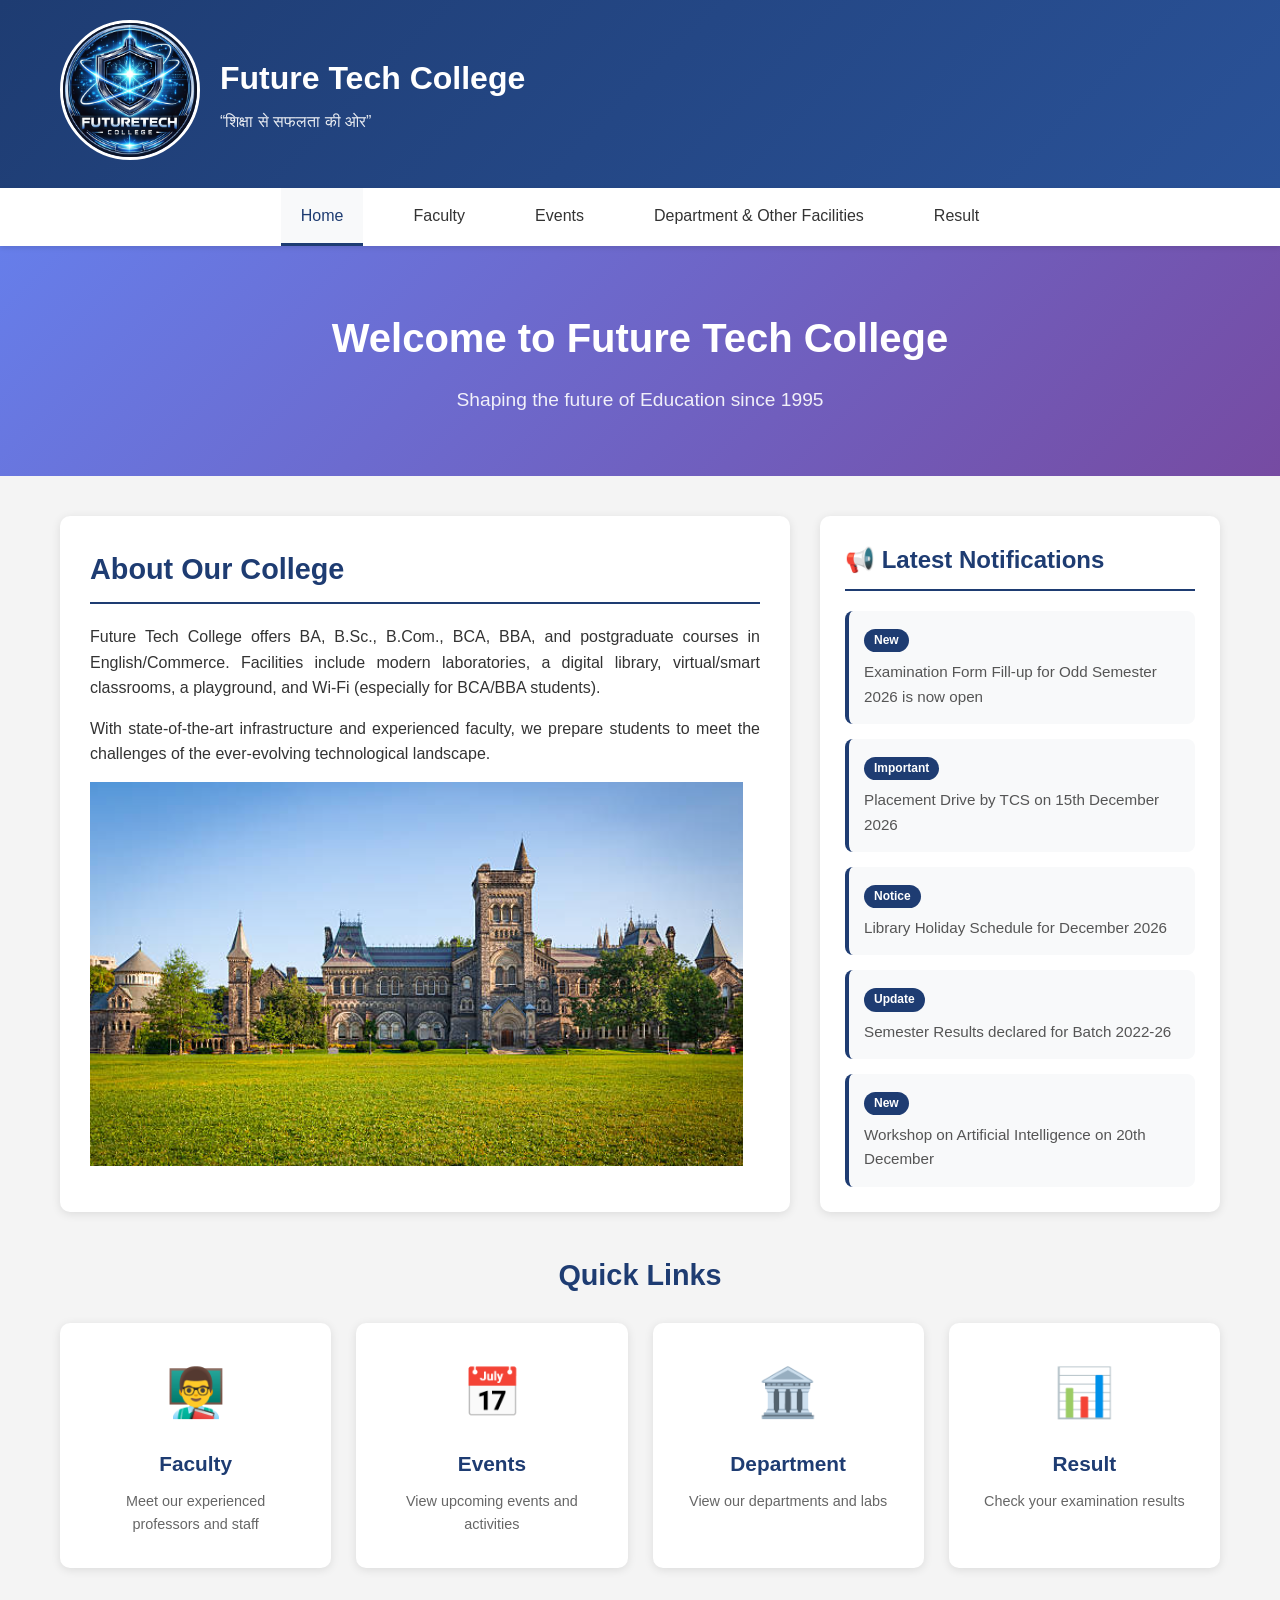
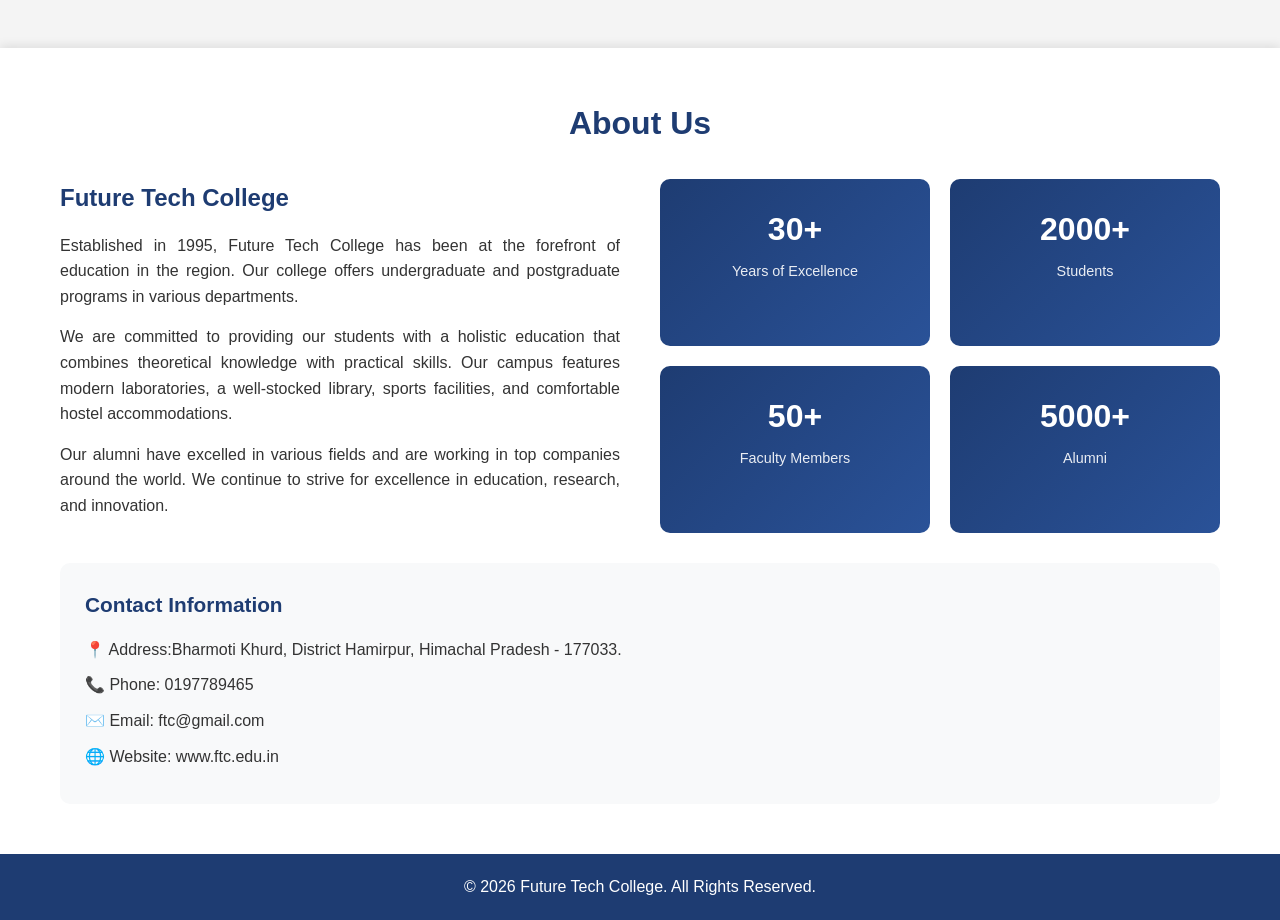
<file: college project/frontend/index.html>
<!DOCTYPE html>
<html lang="en">
<head>
    <meta charset="UTF-8">
    <meta name="viewport" content="width=device-width, initial-scale=1.0">
    <title>Future Tech College - Home</title>
    <link rel="stylesheet" href="../style/style.css">
</head>
<body>
    <!-- Header Section with College Name -->
    <header class="header">
        <div class="container">
            <div class="college-logo">
                <img src="../college logo/WhatsApp Image 2026-04-10 at 12.34.54 PM.jpeg" alt="College Logo">
            </div>
            <div class="college-info">
                <h1>Future Tech College</h1>
                <p class="tagline">“शिक्षा से सफलता की ओर”</p>
            </div>
        </div>
    </header>

    <!-- Navigation Menu -->
    <nav class="navbar">
        <div class="container">
            <ul class="nav-menu">
                <li><a href="index.html" class="active">Home</a></li>
                <li><a href="faculty.html">Faculty</a></li>
                <li><a href="event.html">Events</a></li>
                <li><a href="department&otherfacilities.html">Department & Other Facilities</a></li>
                <li><a href="result.html">Result</a></li>
            </ul>
        </div>
    </nav>

    <!-- Hero Section -->
    <section class="hero">
        <div class="container">
            <h2>Welcome to Future Tech College</h2>
            <p>Shaping the future of Education since 1995</p>
        </div>
    </section>

    <!-- Main Content Area -->
    <main class="main-content">
        <div class="container">
            <div class="content-grid">
                <!-- Left Column - College Info -->
                <div class="college-description">
                    <h3>About Our College</h3>
                    <p>Future Tech College offers BA, B.Sc., B.Com., BCA, BBA, and postgraduate courses in English/Commerce. Facilities include modern laboratories, a digital library, virtual/smart classrooms, a playground, and Wi-Fi (especially for BCA/BBA students). </p>
                    <p>With state-of-the-art infrastructure and experienced faculty, we prepare students to meet the challenges of the ever-evolving technological landscape.</p>

                    <div class="about-image">
                        <img src="../college logo/Screenshot 2026-04-11 110039.png" alt="college -image">
                    </div>
                </div>

                <!-- Right Column - Notification Box -->
                <div class="notification-box">
                    <h3>📢 Latest Notifications</h3>
                    <div class="notifications">
                        <div class="notification-item">
                            <span class="date">New</span>
                            <p>Examination Form Fill-up for Odd Semester 2026 is now open</p>
                        </div>
                        <div class="notification-item">
                            <span class="date">Important</span>
                            <p>Placement Drive by TCS on 15th December 2026</p>
                        </div>
                        <div class="notification-item">
                            <span class="date">Notice</span>
                            <p>Library Holiday Schedule for December 2026</p>
                        </div>
                        <div class="notification-item">
                            <span class="date">Update</span>
                            <p>Semester Results declared for Batch 2022-26</p>
                        </div>
                        <div class="notification-item">
                            <span class="date">New</span>
                            <p>Workshop on Artificial Intelligence on 20th December</p>
                        </div>
                    </div>
                </div>
            </div>

            <!-- Quick Links Section -->
            <div class="quick-links">
                <h3>Quick Links</h3>
                <div class="links-grid">
                    <a href="faculty.html" class="link-card">
                        <div class="link-icon">👨‍🏫</div>
                        <h4>Faculty</h4>
                        <p>Meet our experienced professors and staff</p>
                    </a>
                    <a href="event.html" class="link-card">
                        <div class="link-icon">📅</div>
                        <h4>Events</h4>
                        <p>View upcoming events and activities</p>
                    </a>
                    <a href="department&otherfacilities.html" class="link-card">
                        <div class="link-icon">🏛️</div>
                        <h4>Department</h4>
                        <p>View our departments and labs</p>
                    </a>
                    <a href="result.html" class="link-card">
                        <div class="link-icon">📊</div>
                        <h4>Result</h4>
                        <p>Check your examination results</p>
                    </a>
                </div>
            </div>
        </div>
    </main>

    <!-- About Us Section -->
    <section class="about-us">
        <div class="container">
            <h3>About Us</h3>
            <div class="about-content">
                <div class="about-text">
                    <h4>Future Tech College</h4>
                    <p>Established in 1995, Future Tech College has been at the forefront of education in the region. Our college offers undergraduate and postgraduate programs in various departments.</p>
                    <p>We are committed to providing our students with a holistic education that combines theoretical knowledge with practical skills. Our campus features modern laboratories, a well-stocked library, sports facilities, and comfortable hostel accommodations.</p>
                    <p>Our alumni have excelled in various fields and are working in top companies around the world. We continue to strive for excellence in education, research, and innovation.</p>
                </div>
                <div class="about-stats">
                    <div class="stat-item">
                        <h4>30+</h4>
                        <p>Years of Excellence</p>
                    </div>
                    <div class="stat-item">
                        <h4>2000+</h4>
                        <p>Students</p>
                    </div>
                    <div class="stat-item">
                        <h4>50+</h4>
                        <p>Faculty Members</p>
                    </div>
                    <div class="stat-item">
                        <h4>5000+</h4>
                        <p>Alumni</p>
                    </div>
                </div>
            </div>
            <div class="contact-info">
                <h4>Contact Information</h4>
                <p>📍 Address:Bharmoti Khurd, District Hamirpur, Himachal Pradesh - 177033. </p>
                <p>📞 Phone: 0197789465</p>
                <p>✉️ Email: ftc@gmail.com</p>
                <p>🌐 Website: www.ftc.edu.in</p>
            </div>
        </div>
    </section>

    <!-- Footer -->
    <footer class="footer">
        <div class="container">
            <p>&copy; 2026 Future Tech College. All Rights Reserved.</p>
        </div>
    </footer>
</body>
</html>
</file>
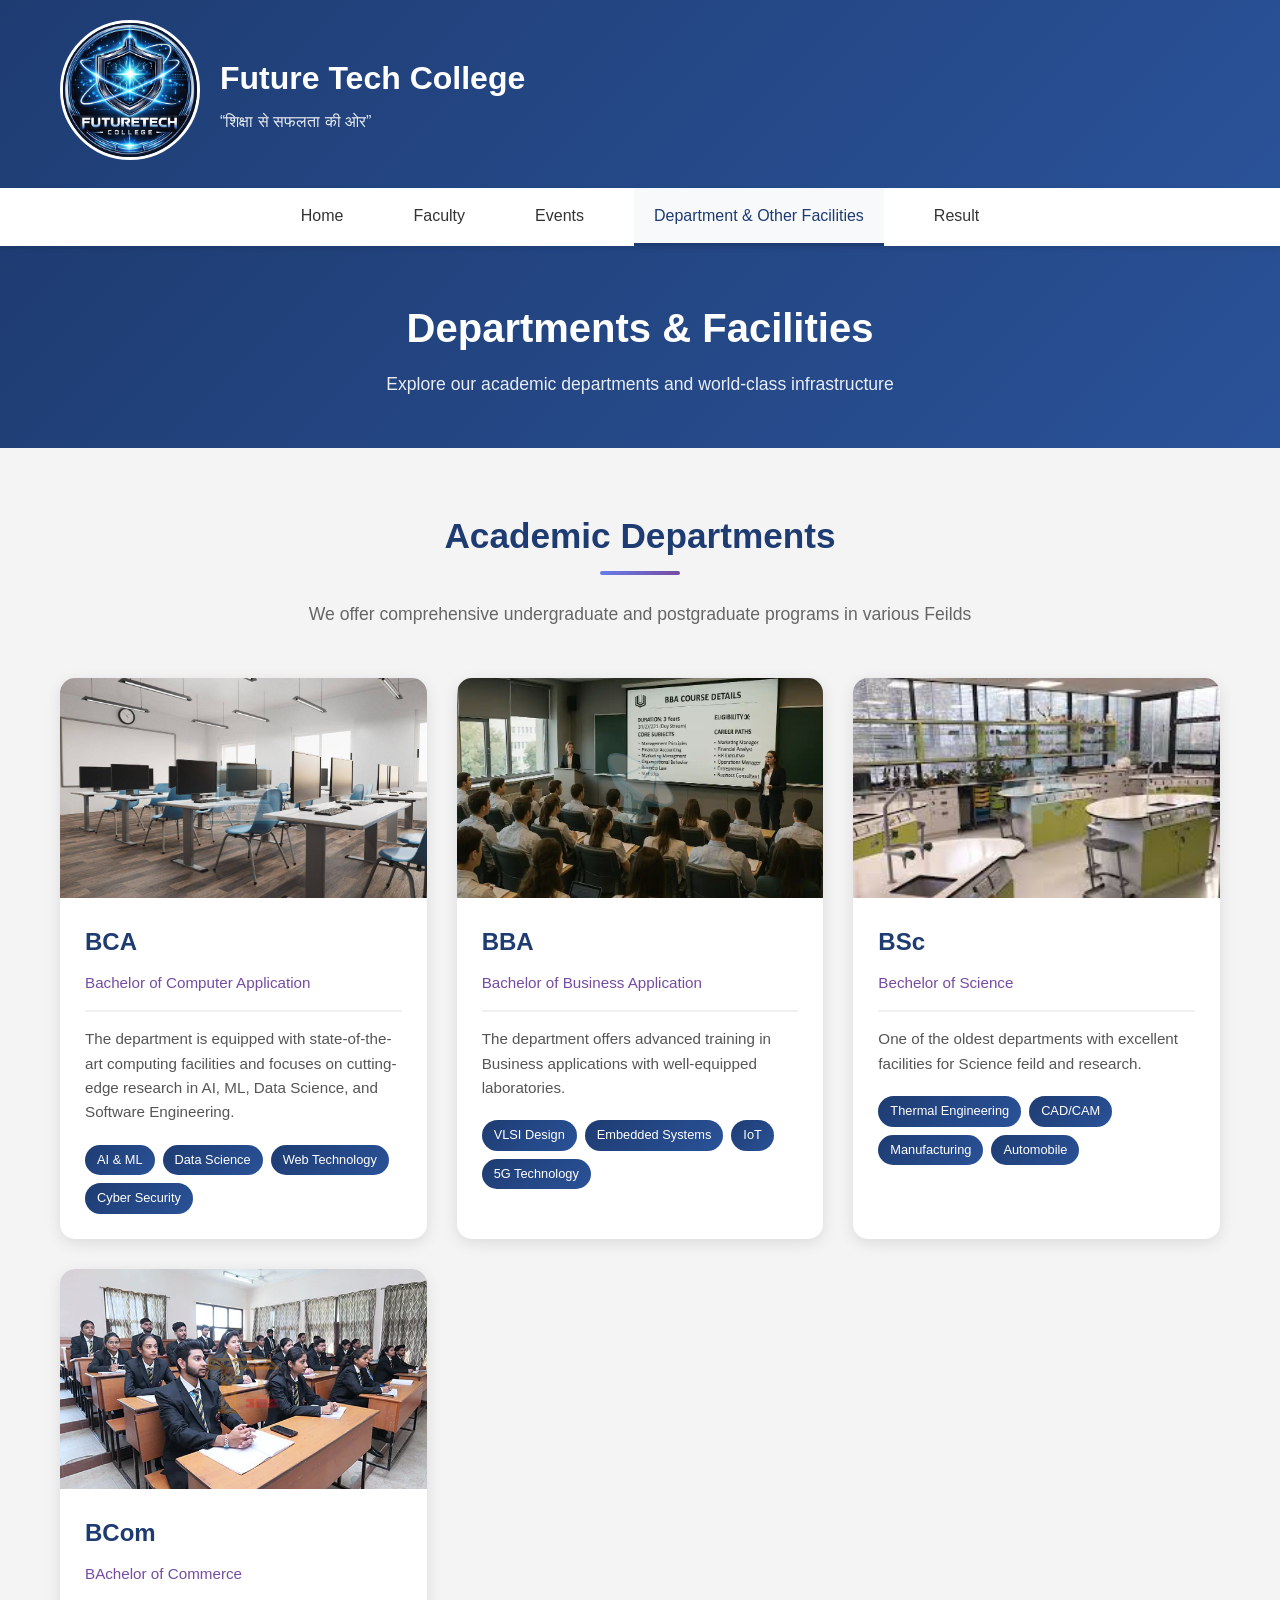
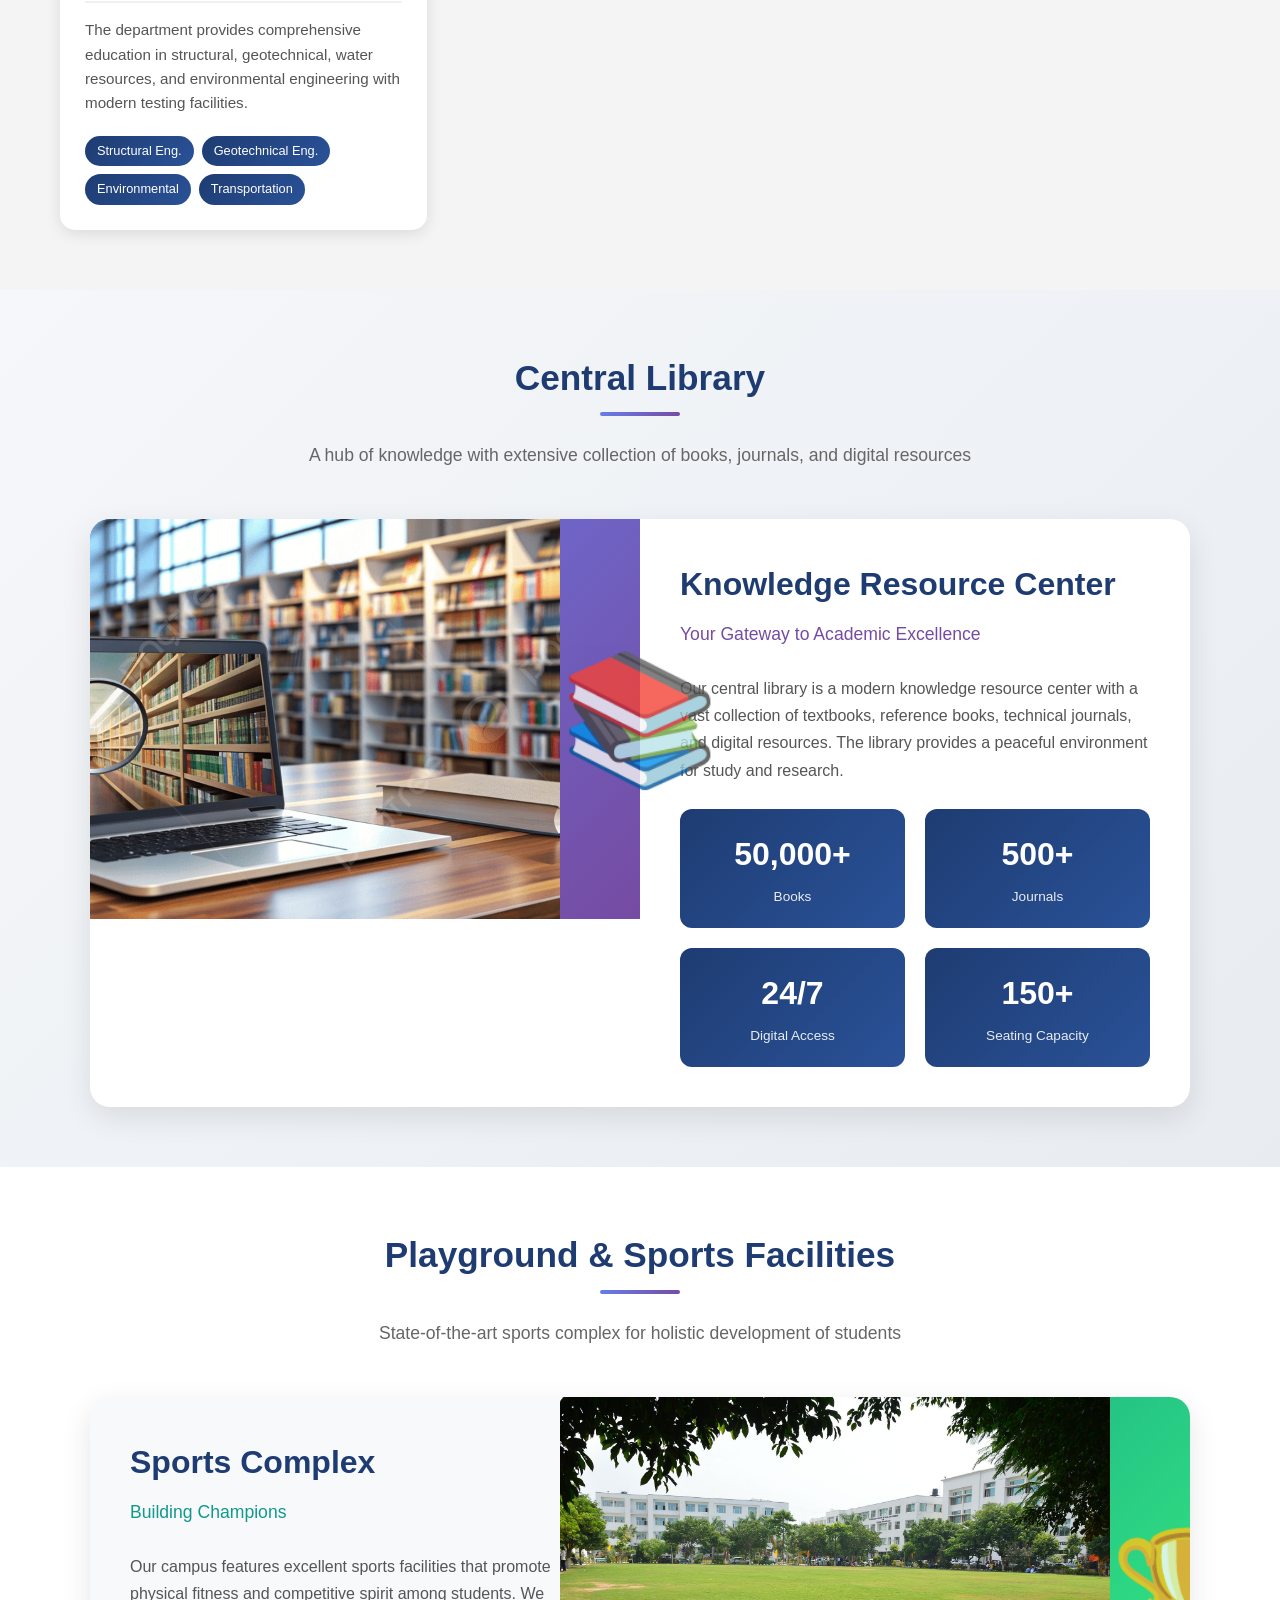
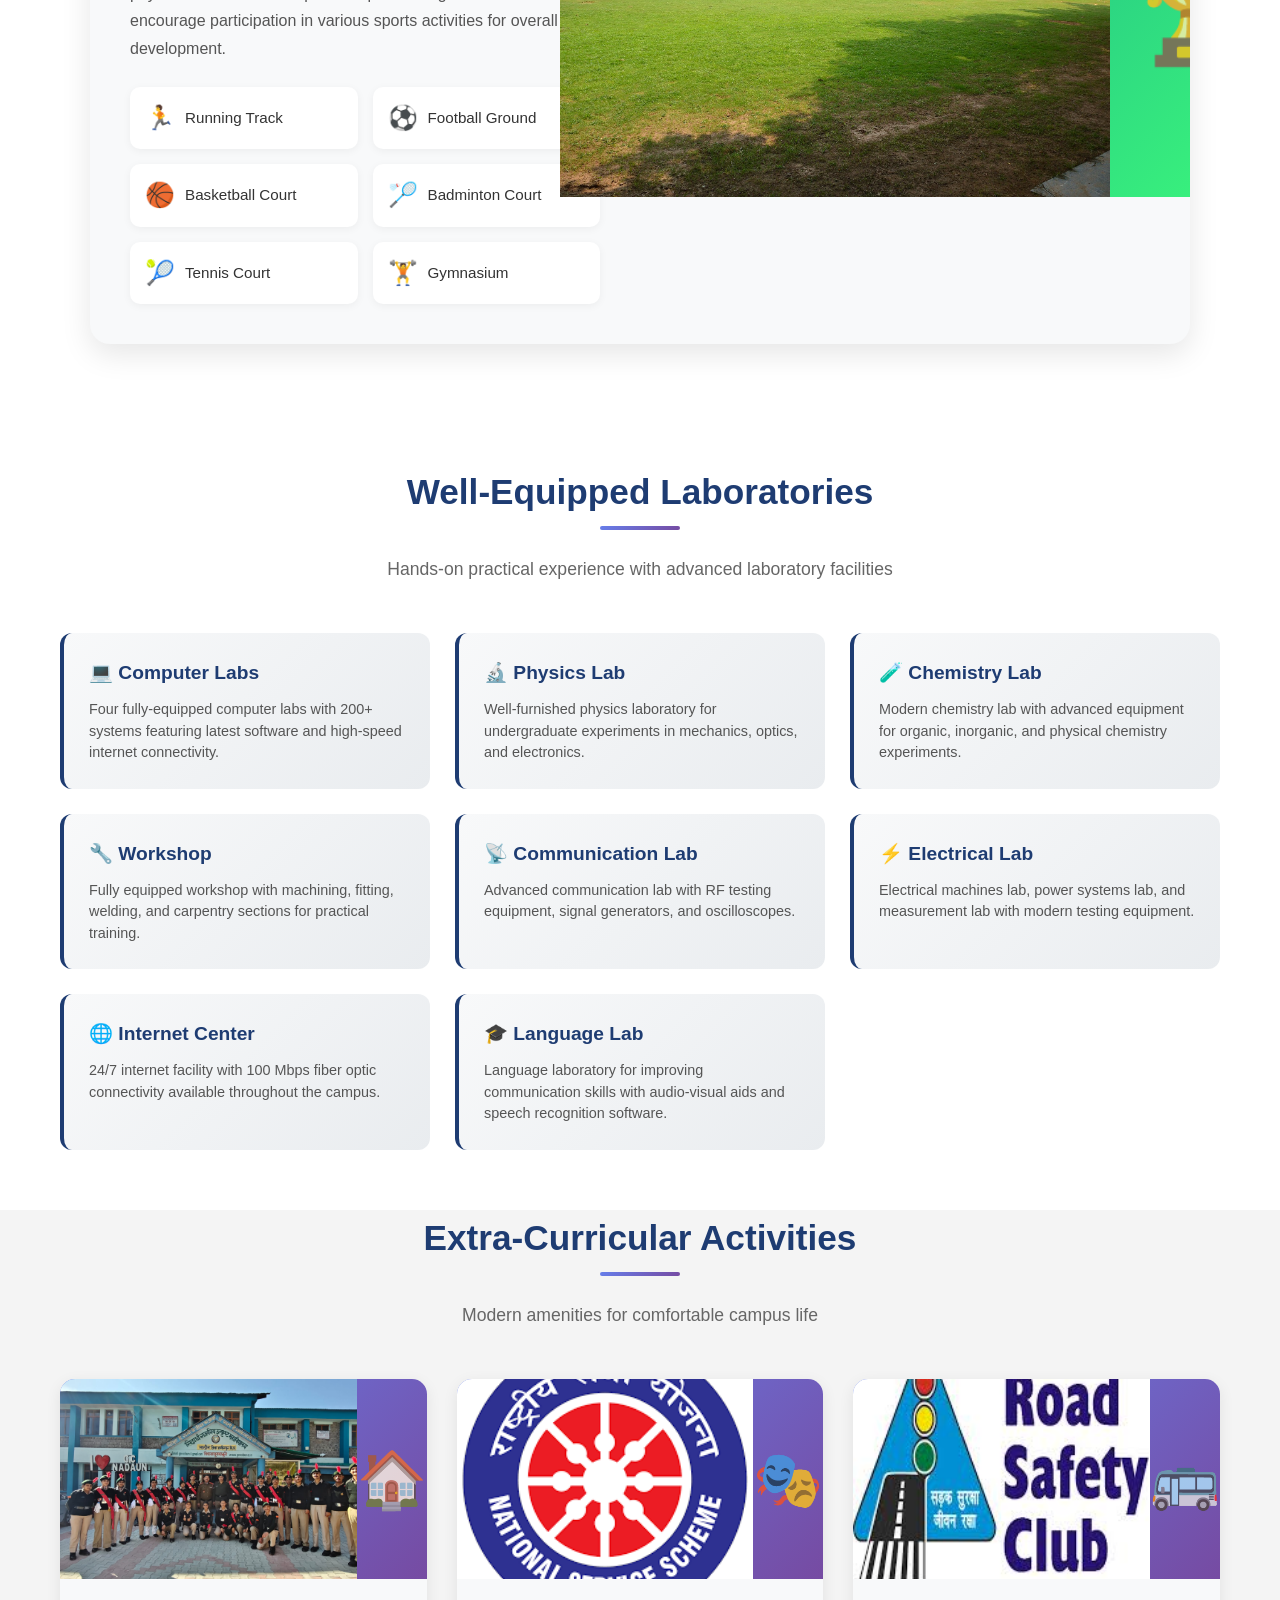
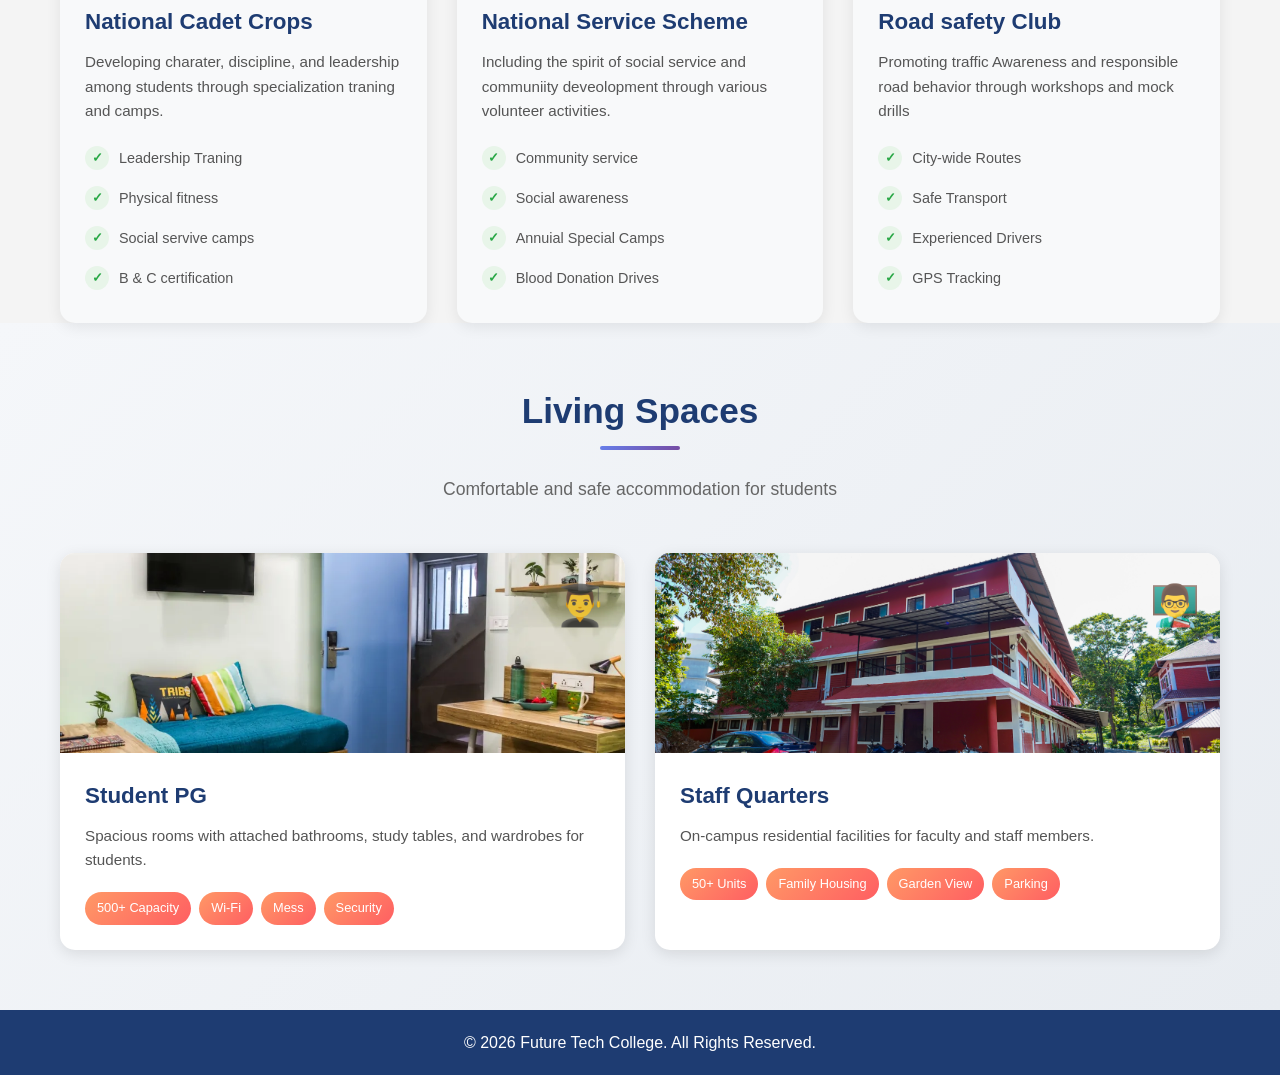
<file: college project/frontend/department&otherfacilities.html>
<!DOCTYPE html>
<html lang="en">
<head>
    <meta charset="UTF-8">
    <meta name="viewport" content="width=device-width, initial-scale=1.0">
<title>Department & Facilities - Future Tech College</title>
    <link rel="stylesheet" href="../style/department-style.css">
    <link rel="stylesheet" href="../style/style.css">


</head>
<body>
    <!-- Header Section -->
    <header class="header">
        <div class="container">
            <div class="college-logo">
                <img src="../college logo/WhatsApp Image 2026-04-10 at 12.34.54 PM.jpeg" alt="College Logo">
            </div>
            <div class="college-info">
<h1>Future Tech College</h1>
<p class="tagline">“शिक्षा से सफलता की ओर”</p>
            </div>
        </div>
    </header>

    <!-- Navigation Menu -->
    <nav class="navbar">
        <div class="container">
            <ul class="nav-menu">
                <li><a href="index.html">Home</a></li>
                <li><a href="faculty.html">Faculty</a></li>
                <li><a href="event.html">Events</a></li>
                <li><a href="department&otherfacilities.html" class="active">Department & Other Facilities</a></li>
                <li><a href="result.html">Result</a></li>
            </ul>
        </div>
    </nav>

    <!-- Page Header -->
    <section class="dept-page-header">
        <div class="container">
            <h1>Departments & Facilities</h1>
            <p>Explore our academic departments and world-class infrastructure</p>
        </div>
    </section>

    <!--  acadmic section  -->
    <section class="dept-section">
        <div class="container">
            <div class="section-title">
                <h2>Academic Departments</h2>
                <p>We offer comprehensive undergraduate and postgraduate programs in various Feilds</p>
            </div>

            <div class="dept-grid">
                <!-- Computer Application -->
                <div class="dept-card">
                    <div class="dept-image">
                        <img src="../department pic/bca.jpeg" alt="BCA">
                        <span class="dept-icon">💻</span>
                    </div>
                    <div class="dept-content">
                        <h3>BCA</h3>
                        <p class="dept-fullname">Bachelor of Computer Application</p>
                        <p>The department is equipped with state-of-the-art computing facilities and focuses on cutting-edge research in AI, ML, Data Science, and Software Engineering.</p>
                        <div class="dept-features">
                            <span>AI & ML</span>
                            <span>Data Science</span>
                            <span>Web Technology</span>
                            <span>Cyber Security</span>
                        </div>
                    </div>
                </div>

                <!-- BBA -->
                <div class="dept-card">
                    <div class="dept-image">
                        <img src="../department pic/bba.webp" alt="BBA">
                        <span class="dept-icon">📡</span>
                    </div>
                    <div class="dept-content">
                        <h3>BBA</h3>
                        <p class="dept-fullname">Bachelor of Business Application</p>
                        <p>The department offers advanced training in Business applications with well-equipped laboratories.</p>
                        <div class="dept-features">
                            <span>VLSI Design</span>
                            <span>Embedded Systems</span>
                            <span>IoT</span>
                            <span>5G Technology</span>
                        </div>
                    </div>
                </div>

                <!-- BSc -->
                <div class="dept-card">
                    <div class="dept-image">
                        <img src="../department pic/imagesbsc.jpg" alt="bsc">
                        <span class="dept-icon">⚙️</span>
                    </div>
                    <div class="dept-content">
                        <h3>BSc</h3>
                        <p class="dept-fullname">Bechelor of Science</p>
                        <p>One of the oldest departments with excellent facilities for Science feild and research.</p>
                        <div class="dept-features">
                            <span>Thermal Engineering</span>
                            <span>CAD/CAM</span>
                            <span>Manufacturing</span>
                            <span>Automobile</span>
                        </div>
                    </div>
                </div>

                <!-- bcom -->
                <div class="dept-card">
                    <div class="dept-image">
                        <img src="../department pic/bcom-cfa.webp" alt="bcom">
                        <span class="dept-icon">🏗️</span>
                    </div>
                    <div class="dept-content">
                        <h3>BCom</h3>
                        <p class="dept-fullname">BAchelor of Commerce</p>
                        <p>The department provides comprehensive education in structural, geotechnical, water resources, and environmental engineering with modern testing facilities.</p>
                        <div class="dept-features">
                            <span>Structural Eng.</span>
                            <span>Geotechnical Eng.</span>
                            <span>Environmental</span>
                            <span>Transportation</span>
                        </div>
                    </div>
                </div>

    </section>

    <!-- Library Section -->
    <section class="library-section">
        <div class="container">
            <div class="section-title">
                <h2>Central Library</h2>
                <p>A hub of knowledge with extensive collection of books, journals, and digital resources</p>
            </div>
            
            <div class="library-card">
                <div class="library-image">
                    <img src="../department pic/lib d.jpg" alt="Central Library">
                    <span class="library-icon">📚</span>
                </div>
                <div class="library-content">
                    <h3>Knowledge Resource Center</h3>
                    <p class="library-subtitle">Your Gateway to Academic Excellence</p>
                    <p>Our central library is a modern knowledge resource center with a vast collection of textbooks, reference books, technical journals, and digital resources. The library provides a peaceful environment for study and research.</p>
                    <div class="library-stats">
                        <div class="library-stat">
                            <h4>50,000+</h4>
                            <p>Books</p>
                        </div>
                        <div class="library-stat">
                            <h4>500+</h4>
                            <p>Journals</p>
                        </div>
                        <div class="library-stat">
                            <h4>24/7</h4>
                            <p>Digital Access</p>
                        </div>
                        <div class="library-stat">
                            <h4>150+</h4>
                            <p>Seating Capacity</p>
                        </div>
                    </div>
                </div>
            </div>
        </div>
    </section>

    <!-- Playground & Sports Section -->
    <section class="playground-section">
        <div class="container">
            <div class="section-title">
                <h2>Playground & Sports Facilities</h2>
                <p>State-of-the-art sports complex for holistic development of students</p>
            </div>
            
            <div class="playground-card">
                <div class="playground-content">
                    <h3>Sports Complex</h3>
                    <p class="playground-subtitle">Building Champions</p>
                    <p>Our campus features excellent sports facilities that promote physical fitness and competitive spirit among students. We encourage participation in various sports activities for overall development.</p>
                    <div class="playground-facilities">
                        <div class="playground-facility">
                            <span class="facility-icon">🏃</span>
                            <span>Running Track</span>
                        </div>
                        <div class="playground-facility">
                            <span class="facility-icon">⚽</span>
                            <span>Football Ground</span>
                        </div>
                        <div class="playground-facility">
                            <span class="facility-icon">🏀</span>
                            <span>Basketball Court</span>
                        </div>
                        <div class="playground-facility">
                            <span class="facility-icon">🏸</span>
                            <span>Badminton Court</span>
                        </div>
                        <div class="playground-facility">
                            <span class="facility-icon">🎾</span>
                            <span>Tennis Court</span>
                        </div>
                        <div class="playground-facility">
                            <span class="facility-icon">🏋️</span>
                            <span>Gymnasium</span>
                        </div>
                    </div>
                </div>
                <div class="playground-image">
                    <img src="../department pic/playgd.JPG" alt="Playground & Sports">
                    <span class="playground-icon">🏆</span>
                </div>
            </div>
        </div>
    </section>

    <!-- Laboratories Section -->
    <section class="labs-section">
        <div class="container">
            <div class="section-title">
                <h2>Well-Equipped Laboratories</h2>
                <p>Hands-on practical experience with advanced laboratory facilities</p>
            </div>
            
            <div class="labs-grid">
                <div class="lab-card">
                    <h4>💻 Computer Labs</h4>
                    <p>Four fully-equipped computer labs with 200+ systems featuring latest software and high-speed internet connectivity.</p>
                </div>
                <div class="lab-card">
                    <h4>🔬 Physics Lab</h4>
                    <p>Well-furnished physics laboratory for undergraduate experiments in mechanics, optics, and electronics.</p>
                </div>
                <div class="lab-card">
                    <h4>🧪 Chemistry Lab</h4>
                    <p>Modern chemistry lab with advanced equipment for organic, inorganic, and physical chemistry experiments.</p>
                </div>
                <div class="lab-card">
                    <h4>🔧 Workshop</h4>
                    <p>Fully equipped workshop with machining, fitting, welding, and carpentry sections for practical training.</p>
                </div>
                <div class="lab-card">
                    <h4>📡 Communication Lab</h4>
                    <p>Advanced communication lab with RF testing equipment, signal generators, and oscilloscopes.</p>
                </div>
                <div class="lab-card">
                    <h4>⚡ Electrical Lab</h4>
                    <p>Electrical machines lab, power systems lab, and measurement lab with modern testing equipment.</p>
                </div>
                <div class="lab-card">
                    <h4>🌐 Internet Center</h4>
                    <p>24/7 internet facility with 100 Mbps fiber optic connectivity available throughout the campus.</p>
                </div>
                <div class="lab-card">
                    <h4>🎓 Language Lab</h4>
                    <p>Language laboratory for improving communication skills with audio-visual aids and speech recognition software.</p>
                </div>
            </div>
        </div>
    </section>

    <!-- othere activity Section -->
    <section class="other activities-section">
        <div class="container">
            <div class="section-title">
                <h2>Extra-Curricular Activities</h2>
                <p>Modern amenities for comfortable campus life</p>
            </div>
            
            <div class="infra-grid">
                <!-- NCC -->
                <div class="infra-card">
                    <div class="infra-image">
                        <img src="../department pic/nccc.jpeg" alt="NCC">
                        <span class="infra-icon">🏠</span>
                    </div>
                    <div class="infra-content">
                        <h3> National Cadet Crops</h3>
                        <p>Developing charater, discipline, and leadership among students through specialization traning and camps.</p>
                        <ul class="infra-features">
                            <li>Leadership Traning</li>
                            <li>Physical fitness</li>
                            <li>Social servive camps</li>
                            <li>B & C certification</li>
                        </ul>
                    </div>
                </div>

                <!-- NSS -->
                <div class="infra-card">
                    <div class="infra-image">
                        <img src="../department pic/nss.png" alt="NSS">
                        <span class="infra-icon">🎭</span>
                    </div>
                    <div class="infra-content">
                        <h3>National Service Scheme</h3>
                        <p>Including the spirit of social service and communiity deveolopment through various volunteer activities. </p>
                        <ul class="infra-features">
                            <li>Community service</li>
                            <li>Social awareness </li>
                            <li>Annuial Special Camps </li>
                            <li>Blood Donation Drives</li>
                        </ul>
                    </div>
                </div>

                <!-- road safty-->
                <div class="infra-card">
                    <div class="infra-image">
                        <img src="../department pic/roads.jpg" alt="road safty">
                        <span class="infra-icon">🚌</span>
                    </div>
                    <div class="infra-content">
                        <h3>Road safety Club </h3>
                        <p>Promoting traffic Awareness and responsible road behavior through workshops and mock drills</p>
                        <ul class="infra-features">
                            <li>City-wide Routes</li>
                            <li>Safe Transport</li>
                            <li>Experienced Drivers</li>
                            <li>GPS Tracking</li>
                        </ul>
                    </div>
                </div>
    </section>

    <!-- Room Details Section -->
    <section class="room-section">
        <div class="container">
            <div class="section-title">
                <h2>Living Spaces</h2>
                <p>Comfortable and safe accommodation for students</p>
            </div>
            
            <div class="room-grid">
                <div class="room-card">
                    <div class="room-image">
                        <img src="../department pic/pg str.webp" alt="PG rooms">
                        <span class="room-icon">👨‍🎓</span>
                    </div>
                    <div class="room-content">
                        <h4>Student PG</h4>
                        <p>Spacious rooms with attached bathrooms, study tables, and wardrobes for students.</p>
                        <div class="room-features">
                            <span>500+ Capacity</span>
                            <span>Wi-Fi</span>
                            <span>Mess</span>
                            <span>Security</span>
                        </div>
                    </div>
                </div>

                <div class="room-card">
                    <div class="room-image">
                        <img src="../department pic/stf.jpg" alt="Staff Quarters">
                        <span class="room-icon">👨‍🏫</span>
                    </div>
                    <div class="room-content">
                        <h4>Staff Quarters</h4>
                        <p>On-campus residential facilities for faculty and staff members.</p>
                        <div class="room-features">
                            <span>50+ Units</span>
                            <span>Family Housing</span>
                            <span>Garden View</span>
                            <span>Parking</span>
                        </div>
                    </div>
                </div>
            </div>
        </div>
    </section>

    <!-- Footer -->
    <footer class="footer">
        <div class="container">
<p>&copy; 2026 Future Tech College. All Rights Reserved.</p>
        </div>
    </footer>
</body>
</html>
</file>
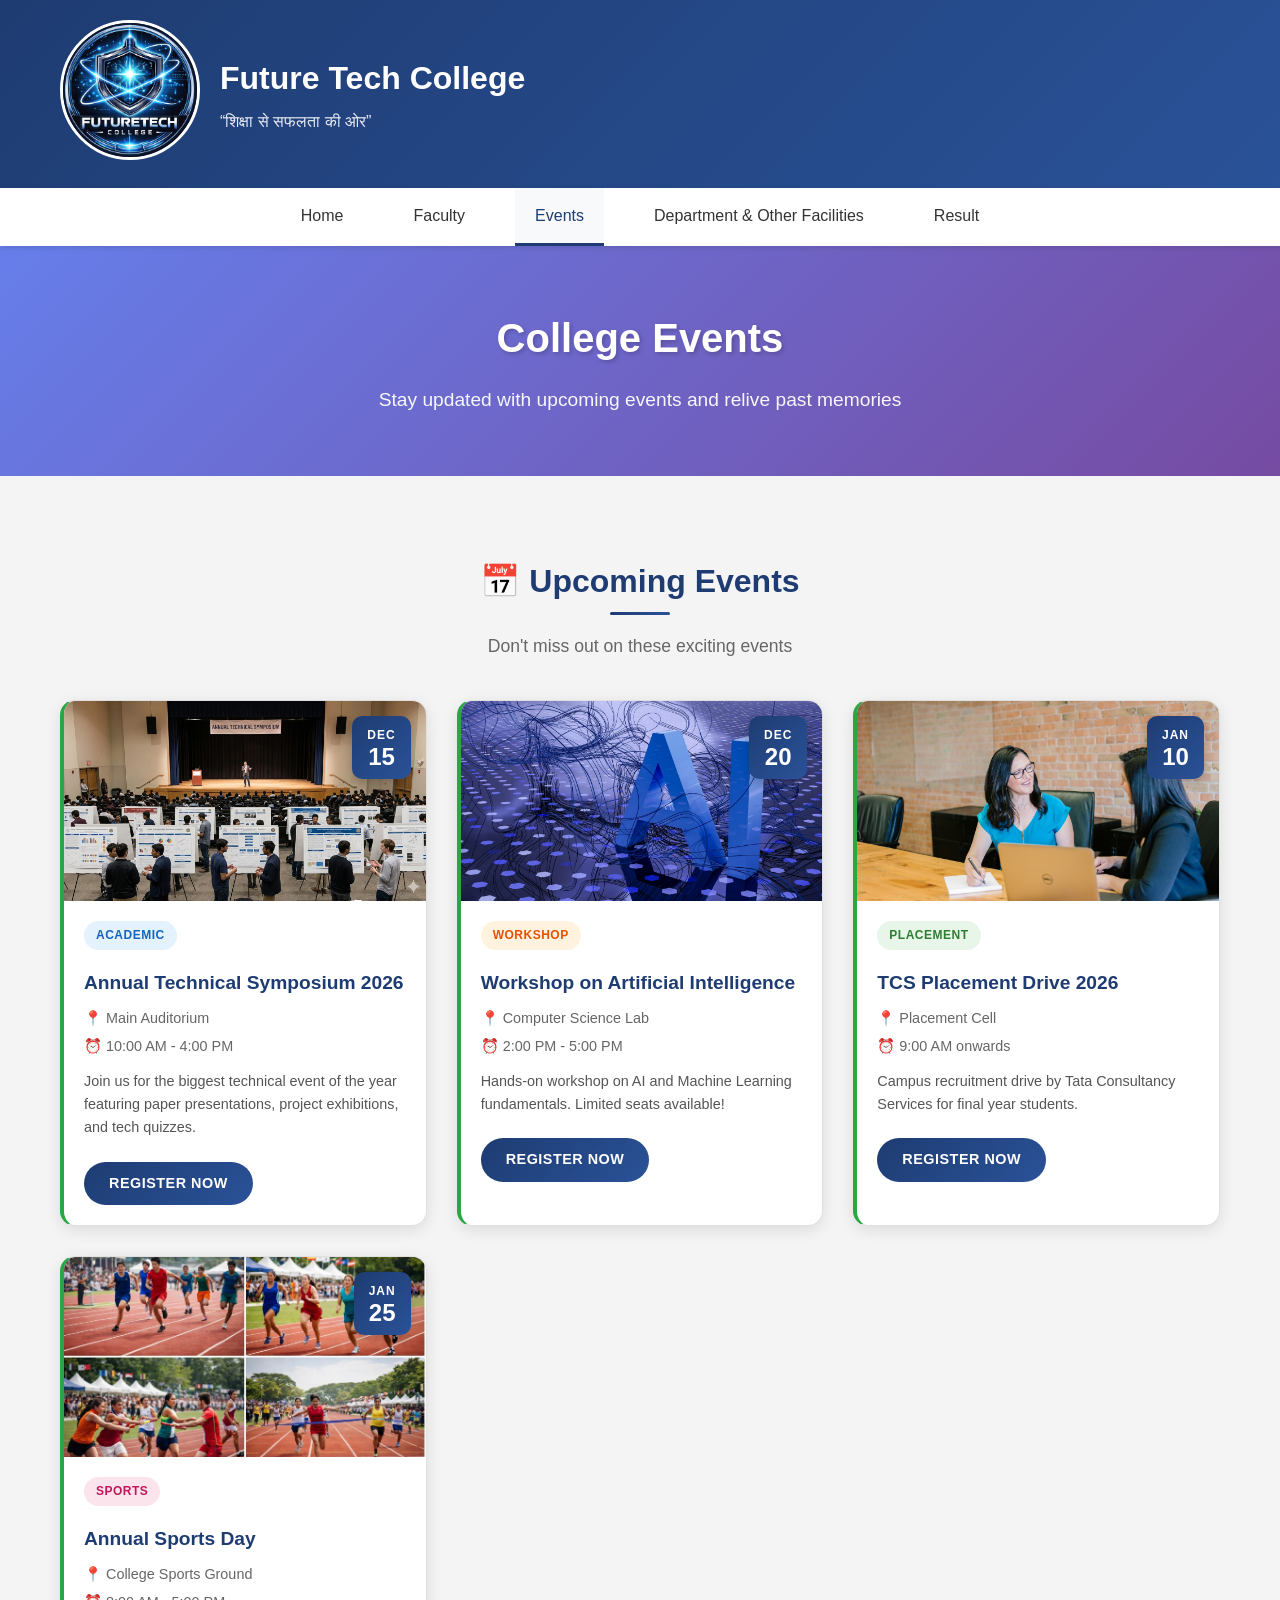
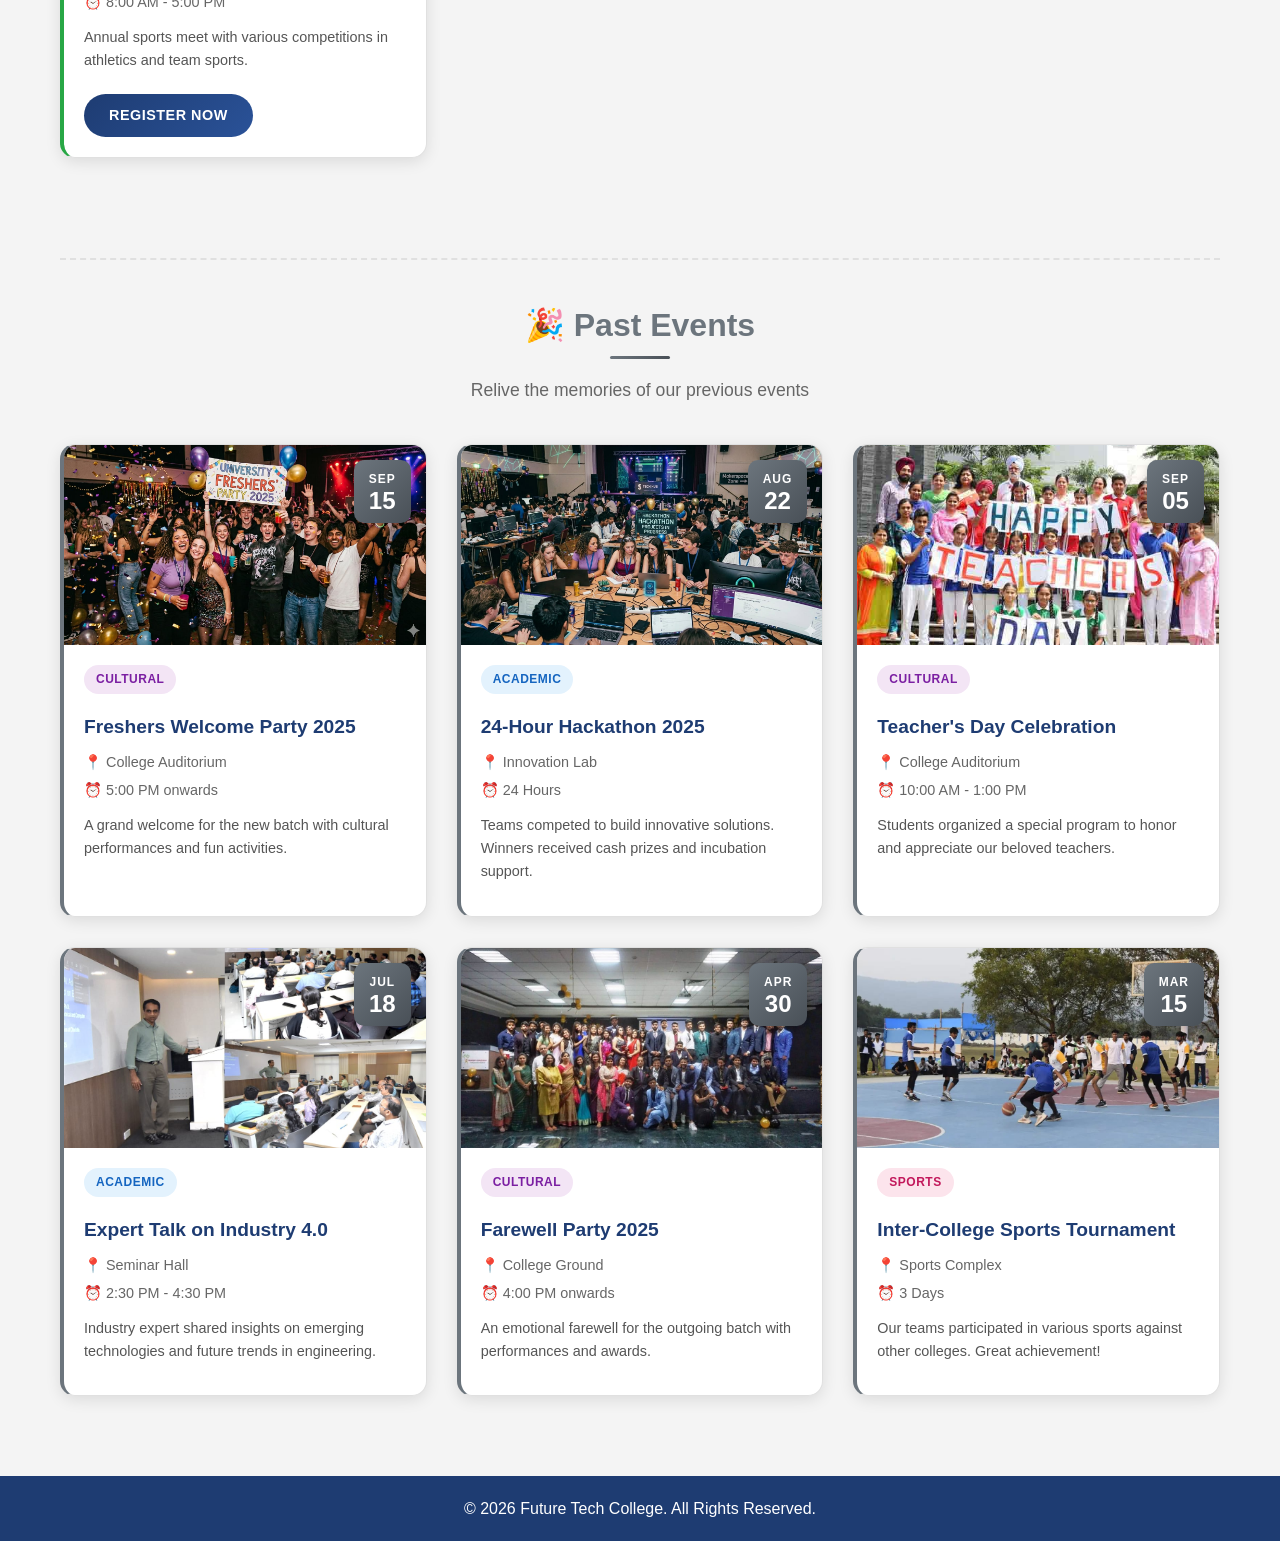
<file: college project/frontend/event.html>
<!DOCTYPE html>
<html lang="en">
<head>
    <meta charset="UTF-8">
    <meta name="viewport" content="width=device-width, initial-scale=1.0">
<title>Events - Future Tech College</title>
    <link rel="stylesheet" href="../style/style.css">
    <link rel="stylesheet" href="../style/event-style.css">
</head>
<body>
    <!-- Header Section with College Name -->
    <header class="header">
        <div class="container">
            <div class="college-logo">
                <img src="../college logo/WhatsApp Image 2026-04-10 at 12.34.54 PM.jpeg" alt="College Logo">
            </div>
            <div class="college-info">
<h1>Future Tech College</h1>
<p class="tagline">“शिक्षा से सफलता की ओर”</p>
            </div>
        </div>
    </header>

    <!-- Navigation Menu -->
    <nav class="navbar">
        <div class="container">
            <ul class="nav-menu">
                <li><a href="index.html">Home</a></li>
                <li><a href="faculty.html">Faculty</a></li>
                <li><a href="event.html" class="active">Events</a></li>
                <li><a href="department&otherfacilities.html">Department & Other Facilities</a></li>
                <li><a href="result.html">Result</a></li>
            </ul>
        </div>
    </nav>

    <!-- Hero Section -->
    <section class="hero events-hero">
        <div class="container">
            <h2>College Events</h2>
            <p>Stay updated with upcoming events and relive past memories</p>
        </div>
    </section>

    <!-- Main Content Area -->
    <main class="main-content">
        <div class="container">
            <!-- Upcoming Events Section -->
            <section class="events-section">
                <div class="section-header">
                    <h3>📅 Upcoming Events</h3>
                    <p>Don't miss out on these exciting events</p>
                </div>
                
                <div class="events-grid">
                    <!-- Event Card 1 -->
                    <div class="event-card upcoming">
                        <div class="event-image">
                            <img src="../event images/annual s.jpeg" alt="Technical Symposium">
                            <div class="event-date-badge">
                                <span class="month">DEC</span>
                                <span class="day">15</span>
                            </div>
                        </div>
                        <div class="event-details">
                            <span class="event-category academic">Academic</span>
                            <h4 class="event-title">Annual Technical Symposium 2026</h4>
                            <p class="event-location">📍 Main Auditorium</p>
                            <p class="event-time">⏰ 10:00 AM - 4:00 PM</p>
                            <p class="event-description">Join us for the biggest technical event of the year featuring paper presentations, project exhibitions, and tech quizzes.</p>
                            <a href="#" class="event-register-btn">Register Now</a>
                        </div>
                    </div>

                    <!-- Event Card 2 -->
                    <div class="event-card upcoming">
                        <div class="event-image">
                            <img src="../event images/AI.jpeg" alt="AI Workshop">
                            <div class="event-date-badge">
                                <span class="month">DEC</span>
                                <span class="day">20</span>
                            </div>
                        </div>
                        <div class="event-details">
                            <span class="event-category workshop">Workshop</span>
                            <h4 class="event-title">Workshop on Artificial Intelligence</h4>
                            <p class="event-location">📍 Computer Science Lab</p>
                            <p class="event-time">⏰ 2:00 PM - 5:00 PM</p>
                            <p class="event-description">Hands-on workshop on AI and Machine Learning fundamentals. Limited seats available!</p>
                            <a href="#" class="event-register-btn">Register Now</a>
                        </div>
                    </div>

                    <!-- Event Card 3 -->
                    <div class="event-card upcoming">
                        <div class="event-image">
                            <img src="../event images/placements.jpeg" alt="Placement Drive">
                            <div class="event-date-badge">
                                <span class="month">JAN</span>
                                <span class="day">10</span>
                            </div>
                        </div>
                        <div class="event-details">
                            <span class="event-category placement">Placement</span>
                            <h4 class="event-title">TCS Placement Drive 2026</h4>
                            <p class="event-location">📍 Placement Cell</p>
                            <p class="event-time">⏰ 9:00 AM onwards</p>
                            <p class="event-description">Campus recruitment drive by Tata Consultancy Services for final year students.</p>
                            <a href="#" class="event-register-btn">Register Now</a>
                        </div>
                    </div>

                    <!-- Event Card 4 -->
                    <div class="event-card upcoming">
                        <div class="event-image">
                            <img src="../event images/sports day.jpeg" alt="Sports Day">
                            <div class="event-date-badge">
                                <span class="month">JAN</span>
                                <span class="day">25</span>
                            </div>
                        </div>
                        <div class="event-details">
                            <span class="event-category sports">Sports</span>
                            <h4 class="event-title">Annual Sports Day</h4>
                            <p class="event-location">📍 College Sports Ground</p>
                            <p class="event-time">⏰ 8:00 AM - 5:00 PM</p>
                            <p class="event-description">Annual sports meet with various competitions in athletics and team sports.</p>
                            <a href="#" class="event-register-btn">Register Now</a>
                        </div>
                    </div>
                </div>
            </section>

            <!-- Past Events Section -->
            <section class="events-section past-events-section">
                <div class="section-header">
                    <h3>🎉 Past Events</h3>
                    <p>Relive the memories of our previous events</p>
                </div>
                
                <div class="events-grid">
                    <!-- Past Event Card 1 -->
                    <div class="event-card past">
                        <div class="event-image">
                            <img src="../event images/fresher .jpeg" alt="Freshers Party">
                            <div class="event-date-badge past">
                                <span class="month">SEP</span>
                                <span class="day">15</span>
                            </div>
                        </div>
                        <div class="event-details">
                            <span class="event-category cultural">Cultural</span>
                            <h4 class="event-title">Freshers Welcome Party 2025</h4>
                            <p class="event-location">📍 College Auditorium</p>
                            <p class="event-time">⏰ 5:00 PM onwards</p>
                            <p class="event-description">A grand welcome for the new batch with cultural performances and fun activities.</p>
                        </div>
                    </div>

                    <!-- Past Event Card 2 -->
                    <div class="event-card past">
                        <div class="event-image">
                            <img src="../event images/hkt.jpeg" alt="Hackathon">
                            <div class="event-date-badge past">
                                <span class="month">AUG</span>
                                <span class="day">22</span>
                            </div>
                        </div>
                        <div class="event-details">
                            <span class="event-category academic">Academic</span>
                            <h4 class="event-title">24-Hour Hackathon 2025</h4>
                            <p class="event-location">📍 Innovation Lab</p>
                            <p class="event-time">⏰ 24 Hours</p>
                            <p class="event-description">Teams competed to build innovative solutions. Winners received cash prizes and incubation support.</p>
                        </div>
                    </div>

                    <!-- Past Event Card 3 -->
                    <div class="event-card past">
                        <div class="event-image">
                            <img src="../event images/teachers day.jpeg" alt="Teacher's Day">
                            <div class="event-date-badge past">
                                <span class="month">SEP</span>
                                <span class="day">05</span>
                            </div>
                        </div>
                        <div class="event-details">
                            <span class="event-category cultural">Cultural</span>
                            <h4 class="event-title">Teacher's Day Celebration</h4>
                            <p class="event-location">📍 College Auditorium</p>
                            <p class="event-time">⏰ 10:00 AM - 1:00 PM</p>
                            <p class="event-description">Students organized a special program to honor and appreciate our beloved teachers.</p>
                        </div>
                    </div>

                    <!-- Past Event Card 4 -->
                    <div class="event-card past">
                        <div class="event-image">
                            <img src="../event images/expert talks.jpeg" alt="Expert Talk">
                            <div class="event-date-badge past">
                                <span class="month">JUL</span>
                                <span class="day">18</span>
                            </div>
                        </div>
                        <div class="event-details">
                            <span class="event-category academic">Academic</span>
                            <h4 class="event-title">Expert Talk on Industry 4.0</h4>
                            <p class="event-location">📍 Seminar Hall</p>
                            <p class="event-time">⏰ 2:30 PM - 4:30 PM</p>
                            <p class="event-description">Industry expert shared insights on emerging technologies and future trends in engineering.</p>
                        </div>
                    </div>

                    <!-- Past Event Card 5 -->
                    <div class="event-card past">
                        <div class="event-image">
                            <img src="../event images/fare.jpeg" alt="Farewell">
                            <div class="event-date-badge past">
                                <span class="month">APR</span>
                                <span class="day">30</span>
                            </div>
                        </div>
                        <div class="event-details">
                            <span class="event-category cultural">Cultural</span>
                            <h4 class="event-title">Farewell Party 2025</h4>
                            <p class="event-location">📍 College Ground</p>
                            <p class="event-time">⏰ 4:00 PM onwards</p>
                            <p class="event-description">An emotional farewell for the outgoing batch with performances and awards.</p>
                        </div>
                    </div>

                    <!-- Past Event Card 6 -->
                    <div class="event-card past">
                        <div class="event-image">
                            <img src="../event images/sday.jpeg" alt="Sports Tournament">
                            <div class="event-date-badge past">
                                <span class="month">MAR</span>
                                <span class="day">15</span>
                            </div>
                        </div>
                        <div class="event-details">
                            <span class="event-category sports">Sports</span>
                            <h4 class="event-title">Inter-College Sports Tournament</h4>
                            <p class="event-location">📍 Sports Complex</p>
                            <p class="event-time">⏰ 3 Days</p>
                            <p class="event-description">Our teams participated in various sports against other colleges. Great achievement!</p>
                        </div>
                    </div>
                </div>
            </section>
        </div>
    </main>

    <!-- Footer -->
    <footer class="footer">
        <div class="container">
<p>&copy; 2026 Future Tech College. All Rights Reserved.</p>
        </div>
    </footer>
</body>
</html>
</file>
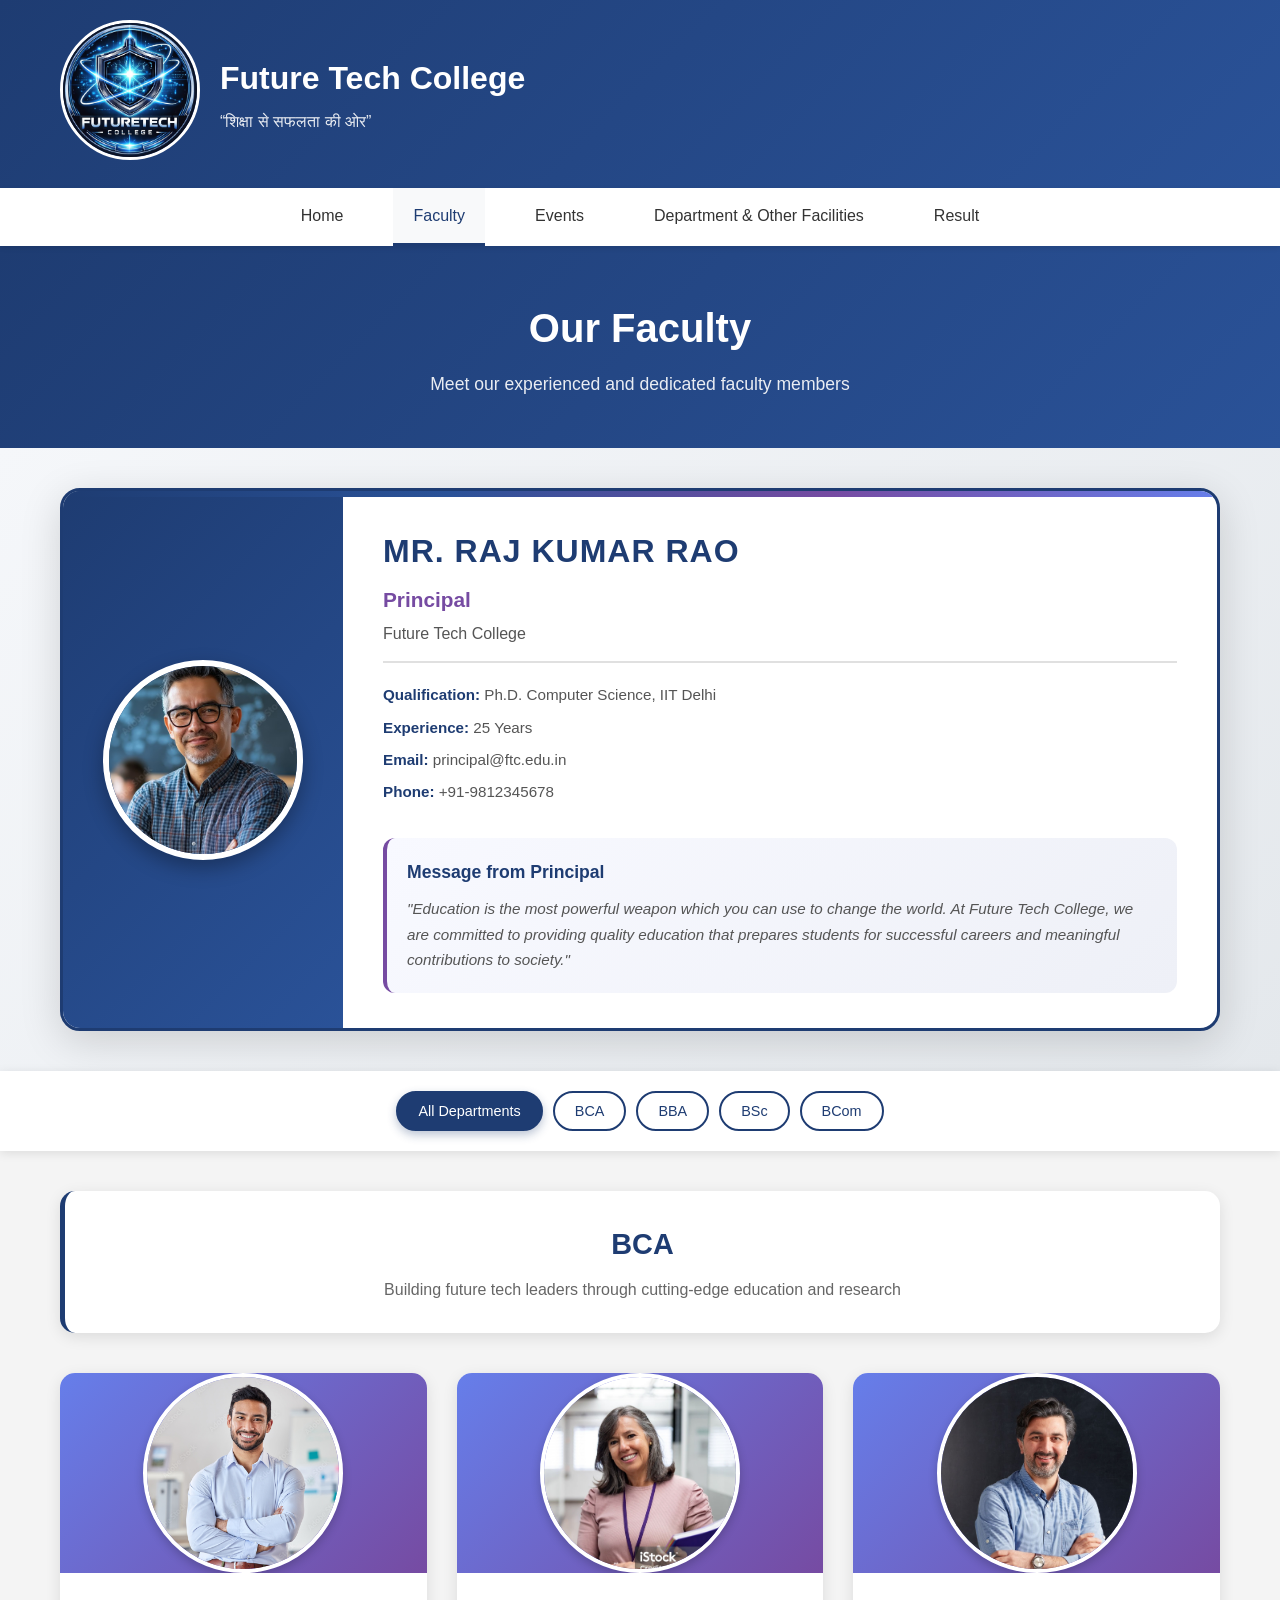
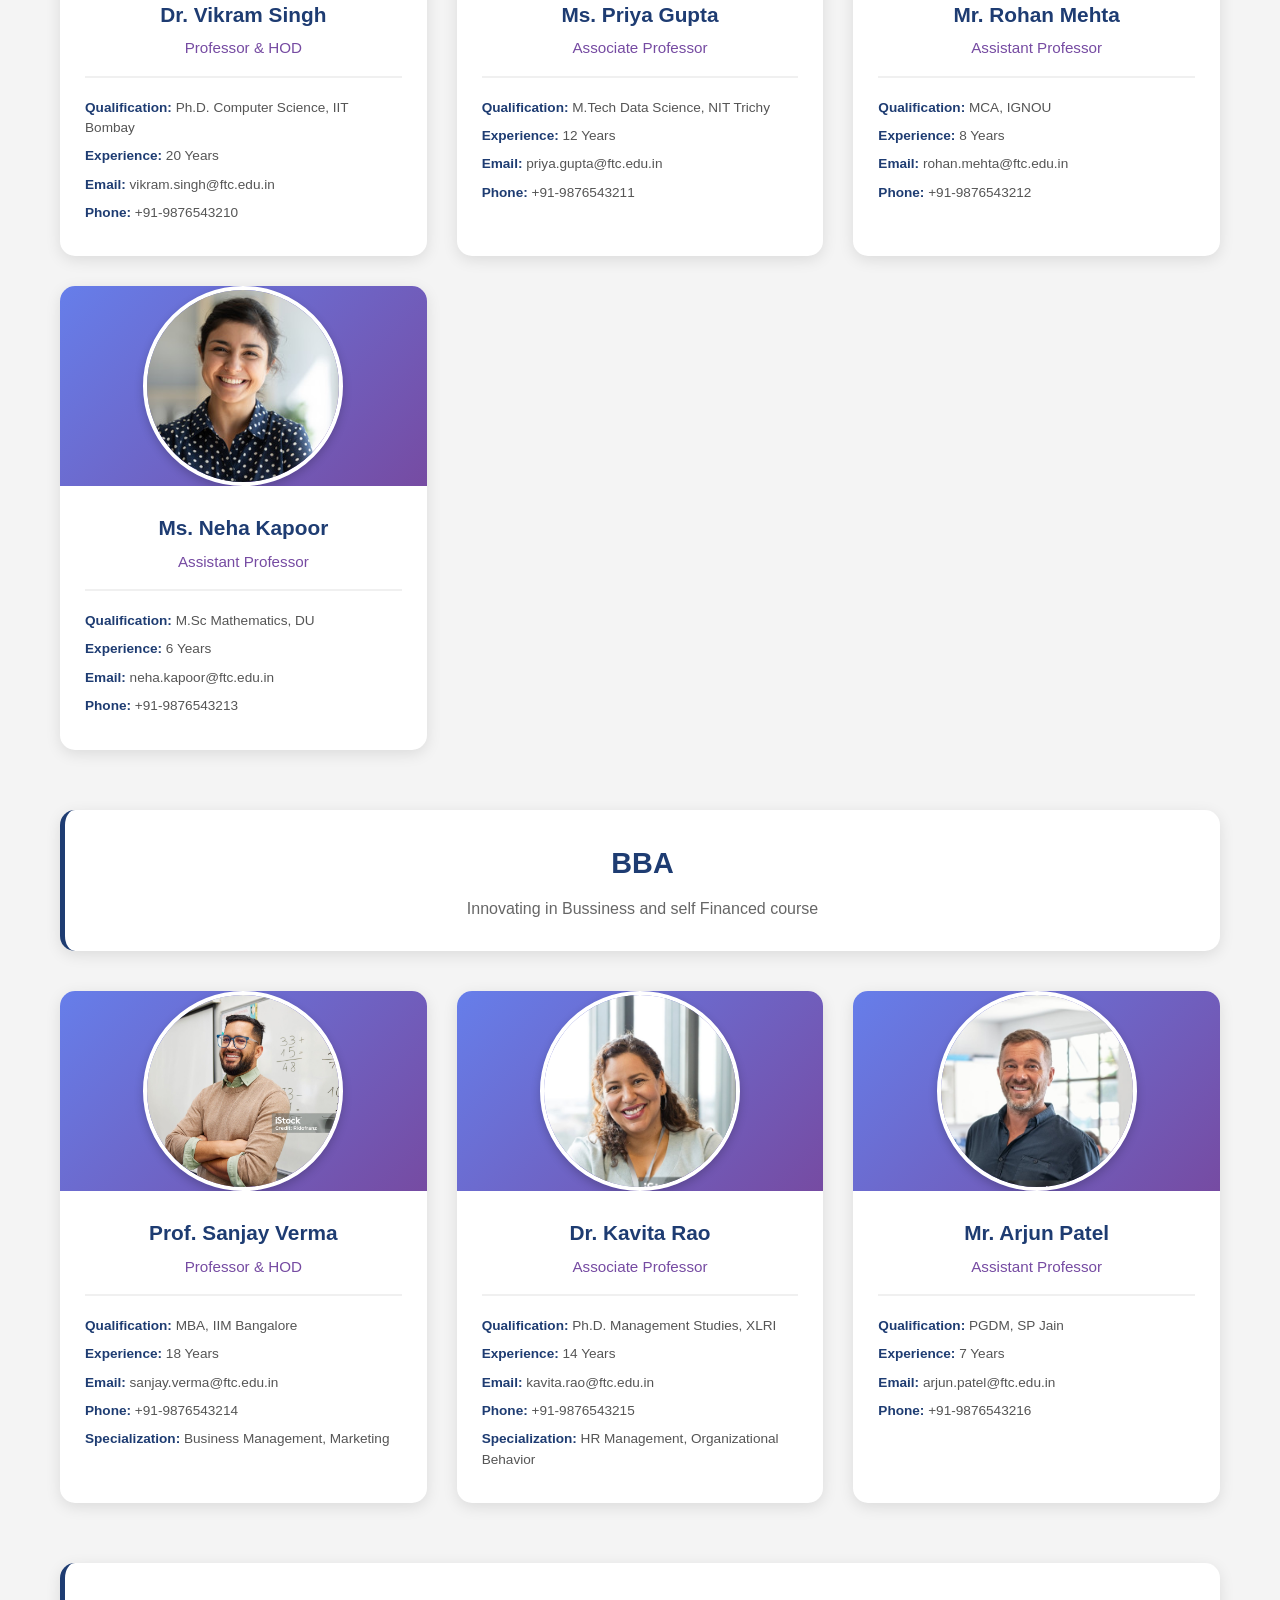
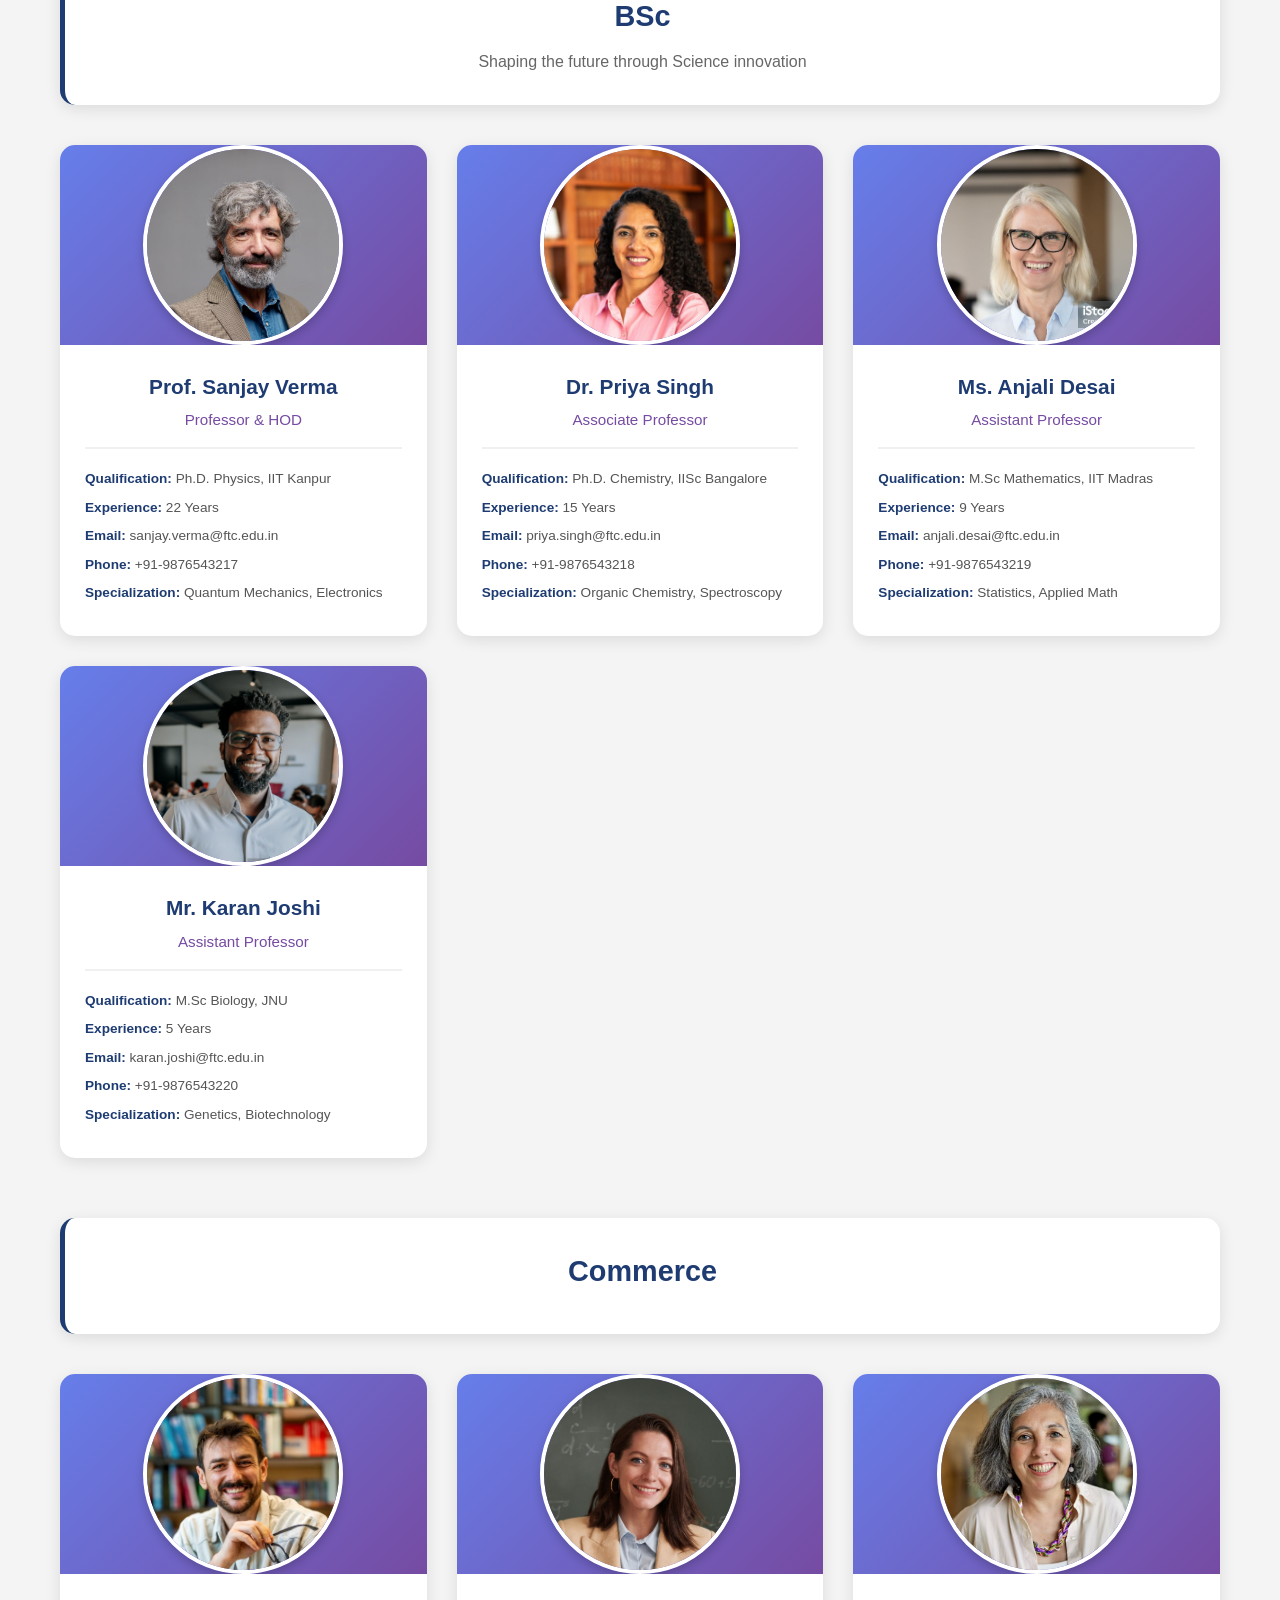
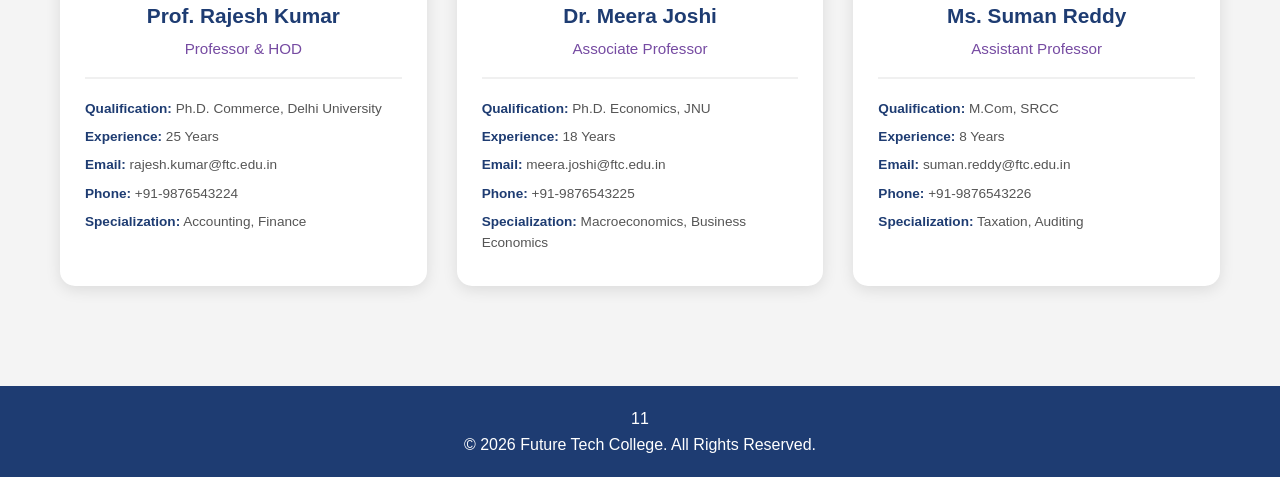
<file: college project/frontend/faculty.html>
<!DOCTYPE html>
<html lang="en">
<head>
    <meta charset="UTF-8">
    <meta name="viewport" content="width=device-width, initial-scale=1.0">
<title>Faculty - Future Tech College</title>
    <link rel="stylesheet" href="../style/faculty-style.css">
    <link rel="stylesheet" href="../style/style.css">
</head>
<body>
    <!-- Header Section -->
    <header class="header">
        <div class="container">
            <div class="college-logo">
                <img src="../college logo/WhatsApp Image 2026-04-10 at 12.34.54 PM.jpeg" alt="College Logo">
            </div>
            <div class="college-info">
<h1>Future Tech College</h1>
<p class="tagline">“शिक्षा से सफलता की ओर”</p>
            </div>
        </div>
    </header>

    <!-- Navigation Menu -->
    <nav class="navbar">
        <div class="container">
            <ul class="nav-menu">
                <li><a href="index.html">Home</a></li>
                <li><a href="faculty.html" class="active">Faculty</a></li>
                <li><a href="event.html">Events</a></li>
                <li><a href="department&otherfacilities.html">Department & Other Facilities</a></li>
                <li><a href="result.html">Result</a></li>
            </ul>
        </div>
    </nav>

    <!-- Page Header -->
    <section class="faculty-page-header">
        <div class="container">
            <h1>Our Faculty</h1>
            <p>Meet our experienced and dedicated faculty members</p>
        </div>
    </section>

    <!-- Principal Information Box -->
    <section class="principal-section">
        <div class="container">
            <div class="principal-box">
                <div class="principal-image">
                    <img src="../faculty members/principal.jpg" alt="Mr. Ankit Dogra">
                </div>
                <div class="principal-info">
    <h2 class="principal-name">Mr. Raj Kumar Rao</h2>
                    <p class="principal-designation">Principal</p>
<p class="principal-college">Future Tech College</p>
                    <div class="principal-details">
                        <p><span class="label">Qualification:</span> Ph.D. Computer Science, IIT Delhi</p>
                        <p><span class="label">Experience:</span> 25 Years</p>
                        <p><span class="label">Email:</span> principal@ftc.edu.in</p>
                        <p><span class="label">Phone:</span> +91-9812345678</p>
                    </div>
                    <div class="principal-message">
                        <h4>Message from Principal</h4>
                        <p>"Education is the most powerful weapon which you can use to change the world. At Future Tech College, we are committed to providing quality education that prepares students for successful careers and meaningful contributions to society."</p>
                    </div>
                </div>
            </div>
        </div>
    </section>

    <!-- Department Filter -->
    <section class="department-filter">
        <div class="container">
            <button class="filter-btn active" data-dept="all">All Departments</button>
            <button class="filter-btn" data-dept="cse">BCA</button>
            <button class="filter-btn" data-dept="ece">BBA</button>
            <button class="filter-btn" data-dept="me">BSc</button>
            <button class="filter-btn" data-dept="ee">BCom</button>
        </div>
    </section>

    <!-- Faculty Content -->
    <main class="faculty-main">
        <div class="container">
            
            <!-- bca -->
            <section class="department-section" id="cse">
                <div class="department-header">
                    <h2>BCA</h2>
                    <p>Building future tech leaders through cutting-edge education and research</p>
                </div>
                <div class="faculty-grid">
                    <!-- Faculty Member 1 -->
                    <div class="faculty-card">
                        <div class="faculty-image">
                            <img src="../faculty members/bca1.jpg" alt="Dr. Vikram Singh">
                        </div>
                        <div class="faculty-info">
                            <h3 class="faculty-name">Dr. Vikram Singh</h3>
                            <p class="faculty-rank">Professor & HOD</p>
                            <div class="faculty-details">
                                <p><span class="label">Qualification:</span> Ph.D. Computer Science, IIT Bombay</p>
                                <p><span class="label">Experience:</span> 20 Years</p>
                                <p><span class="label">Email:</span> vikram.singh@ftc.edu.in</p>
                                <p><span class="label">Phone:</span> +91-9876543210</p>
                            </div>
                        </div>
                    </div>
                    
                    <!-- Faculty Member 2 -->
                    <div class="faculty-card">
                        <div class="faculty-image">
                            <img src="../faculty members/bca3.jpg" alt="Ms. Priya Gupta">
                        </div>
                        <div class="faculty-info">
                            <h3 class="faculty-name">Ms. Priya Gupta</h3>
                            <p class="faculty-rank">Associate Professor</p>
                            <div class="faculty-details">
                                <p><span class="label">Qualification:</span> M.Tech Data Science, NIT Trichy</p>
                                <p><span class="label">Experience:</span> 12 Years</p>
                                <p><span class="label">Email:</span> priya.gupta@ftc.edu.in</p>
                                <p><span class="label">Phone:</span> +91-9876543211</p>
                            </div>
                        </div>
                    </div>
                    
                    <!-- Faculty Member 3 -->
                    <div class="faculty-card">
                        <div class="faculty-image">
                            <img src="../faculty members/bca4.jpg" alt="Mr. Rohan Mehta">
                        </div>
                        <div class="faculty-info">
                            <h3 class="faculty-name">Mr. Rohan Mehta</h3>
                            <p class="faculty-rank">Assistant Professor</p>
                            <div class="faculty-details">
                                <p><span class="label">Qualification:</span> MCA, IGNOU</p>
                                <p><span class="label">Experience:</span> 8 Years</p>
                                <p><span class="label">Email:</span> rohan.mehta@ftc.edu.in</p>
                                <p><span class="label">Phone:</span> +91-9876543212</p>
                            </div>
                        </div>
                    </div>
                    
                    <!-- Faculty Member 4 -->
                    <div class="faculty-card">
                        <div class="faculty-image">
                            <img src="../faculty members/bca2.jpg" alt="Ms. Neha Kapoor">
                        </div>
                        <div class="faculty-info">
                            <h3 class="faculty-name">Ms. Neha Kapoor</h3>
                            <p class="faculty-rank">Assistant Professor</p>
                            <div class="faculty-details">
                                <p><span class="label">Qualification:</span> M.Sc Mathematics, DU</p>
                                <p><span class="label">Experience:</span> 6 Years</p>
                                <p><span class="label">Email:</span> neha.kapoor@ftc.edu.in</p>
                                <p><span class="label">Phone:</span> +91-9876543213</p>
                            </div>
                        </div>
                    </div>
                </div>
            </section>

            <!-- bba -->
            <section class="department-section" id="ece">
                <div class="department-header">
                    <h2>BBA</h2>
                    <p>Innovating in Bussiness and self Financed course</p>
                </div>
                <div class="faculty-grid">
                    <!-- Faculty Member 1 -->
                    <div class="faculty-card">
                        <div class="faculty-image">
                            <img src="../faculty members/bba1.jpg" alt="Prof. Sanjay Verma">
                        </div>
                        <div class="faculty-info">
                            <h3 class="faculty-name">Prof. Sanjay Verma</h3>
                            <p class="faculty-rank">Professor & HOD</p>
                            <div class="faculty-details">
                                <p><span class="label">Qualification:</span> MBA, IIM Bangalore</p>
                                <p><span class="label">Experience:</span> 18 Years</p>
                                <p><span class="label">Email:</span> sanjay.verma@ftc.edu.in</p>
                                <p><span class="label">Phone:</span> +91-9876543214</p>
                                <p><span class="label">Specialization:</span> Business Management, Marketing</p>
                            </div>
                        </div>
                    </div>
                    
                    <!-- Faculty Member 2 -->
                    <div class="faculty-card">
                        <div class="faculty-image">
                            <img src="../faculty members/bba2.jpg" alt="Dr. Kavita Rao">
                        </div>
                        <div class="faculty-info">
                            <h3 class="faculty-name">Dr. Kavita Rao</h3>
                            <p class="faculty-rank">Associate Professor</p>
                            <div class="faculty-details">
                                <p><span class="label">Qualification:</span> Ph.D. Management Studies, XLRI</p>
                                <p><span class="label">Experience:</span> 14 Years</p>
                                <p><span class="label">Email:</span> kavita.rao@ftc.edu.in</p>
                                <p><span class="label">Phone:</span> +91-9876543215</p>
                                <p><span class="label">Specialization:</span> HR Management, Organizational Behavior</p>
                            </div>
                        </div>
                    </div>
                    
                    <!-- Faculty Member 3 -->
                    <div class="faculty-card">
                        <div class="faculty-image">
                            <img src="../faculty members/bba3.jpg" alt="Mr. Arjun Patel">
                        </div>
                        <div class="faculty-info">
                            <h3 class="faculty-name">Mr. Arjun Patel</h3>
                            <p class="faculty-rank">Assistant Professor</p>
                            <div class="faculty-details">
                                <p><span class="label">Qualification:</span> PGDM, SP Jain</p>
                                <p><span class="label">Experience:</span> 7 Years</p>
                                <p><span class="label">Email:</span> arjun.patel@ftc.edu.in</p>
                                <p><span class="label">Phone:</span> +91-9876543216</p>
                            </div>
                        </div>
                    </div>
                </div>
            </section>

            <!-- BSc -->
            <section class="department-section" id="me">
                <div class="department-header">
                    <h2>BSc</h2>
                    <p>Shaping the future through Science innovation </p>
                </div>
                <div class="faculty-grid">
                    <!-- Faculty Member 1 -->
                    <div class="faculty-card">
                        <div class="faculty-image">
                            <img src="../faculty members/bsc1.jpg" alt="Prof. Sanjay Verma">
                        </div>
                        <div class="faculty-info">
                            <h3 class="faculty-name">Prof. Sanjay Verma</h3>
                            <p class="faculty-rank">Professor & HOD</p>
                            <div class="faculty-details">
                                <p><span class="label">Qualification:</span> Ph.D. Physics, IIT Kanpur</p>
                                <p><span class="label">Experience:</span> 22 Years</p>
                                <p><span class="label">Email:</span> sanjay.verma@ftc.edu.in</p>
                                <p><span class="label">Phone:</span> +91-9876543217</p>
                                <p><span class="label">Specialization:</span> Quantum Mechanics, Electronics</p>
                            </div>
                        </div>
                    </div>
                    
                    <!-- Faculty Member 2 -->
                    <div class="faculty-card">
                        <div class="faculty-image">
                            <img src="../faculty members/bsc2.jpg" alt="Dr. Priya Singh">
                        </div>
                        <div class="faculty-info">
                            <h3 class="faculty-name">Dr. Priya Singh</h3>
                            <p class="faculty-rank">Associate Professor</p>
                            <div class="faculty-details">
                                <p><span class="label">Qualification:</span> Ph.D. Chemistry, IISc Bangalore</p>
                                <p><span class="label">Experience:</span> 15 Years</p>
                                <p><span class="label">Email:</span> priya.singh@ftc.edu.in</p>
                                <p><span class="label">Phone:</span> +91-9876543218</p>
                                <p><span class="label">Specialization:</span> Organic Chemistry, Spectroscopy</p>
                            </div>
                        </div>
                    </div>
                    
                    <!-- Faculty Member 3 -->
                    <div class="faculty-card">
                        <div class="faculty-image">
                            <img src="../faculty members/bsc3.jpg" alt="Ms. Anjali Desai">
                        </div>
                        <div class="faculty-info">
                            <h3 class="faculty-name">Ms. Anjali Desai</h3>
                            <p class="faculty-rank">Assistant Professor</p>
                            <div class="faculty-details">
                                <p><span class="label">Qualification:</span> M.Sc Mathematics, IIT Madras</p>
                                <p><span class="label">Experience:</span> 9 Years</p>
                                <p><span class="label">Email:</span> anjali.desai@ftc.edu.in</p>
                                <p><span class="label">Phone:</span> +91-9876543219</p>
                                <p><span class="label">Specialization:</span> Statistics, Applied Math</p>
                            </div>
                        </div>
                    </div>
                    
                    <!-- Faculty Member 4 -->
                    <div class="faculty-card">
                   <div class="faculty-image">
                            <img src="../faculty members/bsc4.jpg" alt="Mr. Karan Joshi">
                    </div>
                        <div class="faculty-info">
                            <h3 class="faculty-name">Mr. Karan Joshi</h3>
                            <p class="faculty-rank">Assistant Professor</p>
                            <div class="faculty-details">
                                <p><span class="label">Qualification:</span> M.Sc Biology, JNU</p>
                                <p><span class="label">Experience:</span> 5 Years</p>
                                <p><span class="label">Email:</span> karan.joshi@ftc.edu.in</p>
                                <p><span class="label">Phone:</span> +91-9876543220</p>
                                <p><span class="label">Specialization:</span> Genetics, Biotechnology</p>
                            </div>
                        </div>
                    </div>
                </div>
            </section>

            <!-- BCom -->
            <section class="department-section" id="ee">
                <div class="department-header">
                    <h2>Commerce</h2>
                </div>
                <div class="faculty-grid">
                    <!-- Faculty Member 1 -->
                    <div class="faculty-card">
                        <div class="faculty-image">
                            <img src="../faculty members/com3.jpg" alt="Prof. Rajesh Kumar">
                        </div>
                        <div class="faculty-info">
                            <h3 class="faculty-name">Prof. Rajesh Kumar</h3>
                            <p class="faculty-rank">Professor & HOD</p>
                            <div class="faculty-details">
                                <p><span class="label">Qualification:</span> Ph.D. Commerce, Delhi University</p>
                                <p><span class="label">Experience:</span> 25 Years</p>
                                <p><span class="label">Email:</span> rajesh.kumar@ftc.edu.in</p>
                                <p><span class="label">Phone:</span> +91-9876543224</p>
                                <p><span class="label">Specialization:</span> Accounting, Finance</p>
                            </div>
                        </div>
                    </div>
                    
                    <!-- Faculty Member 2 -->
                    <div class="faculty-card">
                        <div class="faculty-image">
                            <img src="../faculty members/com1.jpg" alt="Dr. Meera Joshi">
                        </div>
                        <div class="faculty-info">
                            <h3 class="faculty-name">Dr. Meera Joshi</h3>
                            <p class="faculty-rank">Associate Professor</p>
                            <div class="faculty-details">
                                <p><span class="label">Qualification:</span> Ph.D. Economics, JNU</p>
                                <p><span class="label">Experience:</span> 18 Years</p>
                                <p><span class="label">Email:</span> meera.joshi@ftc.edu.in</p>
                                <p><span class="label">Phone:</span> +91-9876543225</p>
                                <p><span class="label">Specialization:</span> Macroeconomics, Business Economics</p>
                            </div>
                        </div>
                    </div>
                    
                    <!-- Faculty Member 3 -->
                    <div class="faculty-card">
                        <div class="faculty-image">
                            <img src="../faculty members/com2.jpg" alt="Ms. Suman Reddy">
                        </div>
                        <div class="faculty-info">
                            <h3 class="faculty-name">Ms. Suman Reddy</h3>
                            <p class="faculty-rank">Assistant Professor</p>
                            <div class="faculty-details">
                                <p><span class="label">Qualification:</span> M.Com, SRCC</p>
                                <p><span class="label">Experience:</span> 8 Years</p>
                                <p><span class="label">Email:</span> suman.reddy@ftc.edu.in</p>
                                <p><span class="label">Phone:</span> +91-9876543226</p>
                                <p><span class="label">Specialization:</span> Taxation, Auditing</p>
                            </div>
                        </div>
                    </div>
                </div>
            </section>

        </div>
    </main>

    <!-- Footer -->
    <footer class="footer">11
        <div class="container">
<p>&copy; 2026 Future Tech College. All Rights Reserved.</p>
        </div>
    </footer>

    <script>
        // Department Filter Functionality
        document.addEventListener('DOMContentLoaded', function() {
            const filterButtons = document.querySelectorAll('.filter-btn');
            const departmentSections = document.querySelectorAll('.department-section');

            filterButtons.forEach(button => {
                button.addEventListener('click', function() {
                    // Remove active class from all buttons
                    filterButtons.forEach(btn => btn.classList.remove('active'));
                    // Add active class to clicked button
                    this.classList.add('active');

                    const department = this.getAttribute('data-dept');

                    // Show/hide department sections
                    departmentSections.forEach(section => {
                        if (department === 'all' || section.id === department) {
                            section.style.display = 'block';
                            section.classList.add('visible');
                        } else {
                            section.style.display = 'none';
                            section.classList.remove('visible');
                        }
                    });
                });
            });
        });
    </script>
</body>
</html>
</file>
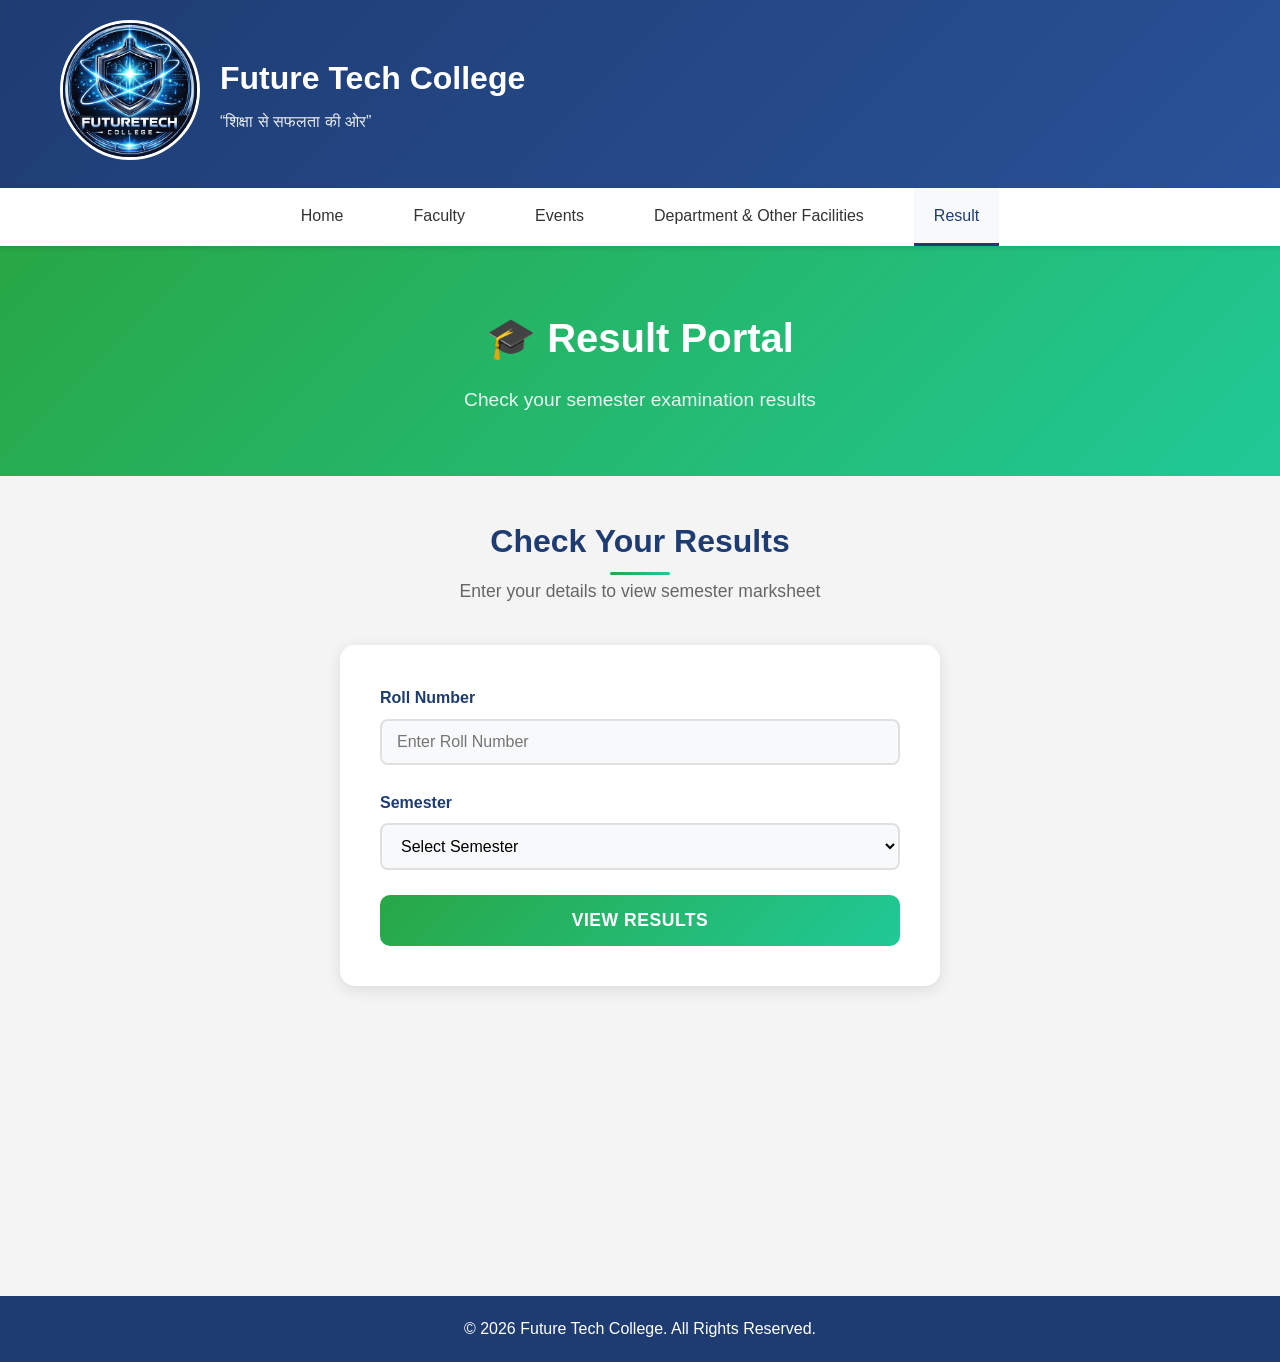
<file: college project/frontend/result.html>
<!DOCTYPE html>
<html lang="en">
<head>
    <meta charset="UTF-8">
    <meta name="viewport" content="width=device-width, initial-scale=1.0">
<title>Result - Future Tech College</title>
    <link rel="stylesheet" href="../style/style.css">
    <link rel="stylesheet" href="../style/result.css">
</head>
<body>
    <!-- Header Section -->
    <header class="header">
        <div class="container">
            <div class="college-logo">
                <img src="../college logo/WhatsApp Image 2026-04-10 at 12.34.54 PM.jpeg" alt="College Logo">
            </div>
            <div class="college-info">
<h1>Future Tech College</h1>
<p class="tagline">“शिक्षा से सफलता की ओर”</p>
            </div>
        </div>
    </header>

    <!-- Navigation Menu -->
    <nav class="navbar">
        <div class="container">
            <ul class="nav-menu">
                <li><a href="index.html">Home</a></li>
                <li><a href="faculty.html">Faculty</a></li>
                <li><a href="event.html">Events</a></li>
                <li><a href="department&otherfacilities.html">Department & Other Facilities</a></li>
                <li><a href="result.html" class="active">Result</a></li>
            </ul>
        </div>
    </nav>

    <!-- Page Header -->
    <section class="hero result-hero">
        <div class="container">
            <h2>🎓 Result Portal</h2>
            <p>Check your semester examination results</p>
        </div>
    </section>

    <!-- Main Content Area -->
    <main class="main-content">
        <div class="container">
            <section class="result-section">
                <div class="section-header">
                    <h3>Check Your Results</h3>
                    <p>Enter your details to view semester marksheet</p>
                </div>

                <div class="result-form-container">
                    <form class="result-form" onsubmit="checkResult(event)">
                        <div class="form-group">
                            <label for="rollno">Roll Number</label>
                            <input type="text" id="rollno" placeholder="Enter Roll Number" required>
                        </div>
                        
                        <div class="form-group">
                            <label for="semester">Semester</label>
                            <select id="semester" required>
                                <option value="">Select Semester</option>
                                <option value="1">Sem 1</option>
                                <option value="2">Sem 2</option>
                                <option value="3">Sem 3</option>
                                <option value="4">Sem 4</option>
                                <option value="5">Sem 5</option>
                                <option value="6">Sem 6</option>
                            </select>
                        </div>

                        <button type="submit" class="btn-primary">View Results</button>
                    </form>

                    <div id="result" class="result-display"></div>
                </div>
            </section>
        </div>
    </main>

    <!-- Footer -->
    <footer class="footer">
        <div class="container">
<p>&copy; 2026 Future Tech College. All Rights Reserved.</p>
        </div>
    </footer>

    <script>
function checkResult(event) {
    event.preventDefault();
    const roll = document.getElementById("rollno").value;
    const sem = document.getElementById("semester").value;

    if (!roll || !sem) {
        alert("Please fill all fields");
        return;
    }

    // Show loading
    document.getElementById("result").innerHTML = '<div class="loading">Loading results...</div>';

    fetch(`http://localhost:5000/result?rollno=${roll}&semester=Sem ${sem}`)
    .then(res => res.json())
    .then(data => {
        const resultDiv = document.getElementById("result");

        if (data.error) {
            resultDiv.innerHTML = `<div class="error-message">Result not found: ${data.error}</div>`;
            return;
        }

        let subjectsHTML = "";
        data.subjects.forEach(sub => {
            subjectsHTML += `
                <tr>
                    <td>${sub.name}</td>
                    <td>${sub.marks}</td>
                </tr>
            `;
        });

        resultDiv.innerHTML = `
            <div class="result-card">
                <div class="student-info">
                    <h3>${data.name}</h3>
                    <p><strong>Roll No:</strong> ${roll} | <strong>Semester:</strong> ${sem}</p>
                </div>
                
                <div class="marks-table-container">
                    <table class="marks-table">
                        <thead>
                            <tr>
                                <th>Subject</th>
                                <th>Marks</th>
                            </tr>
                        </thead>
                        <tbody>
                            ${subjectsHTML}
                        </tbody>
                    </table>
                </div>

                <div class="result-summary">
                    <h4>Percentage: ${data.percentage}%</h4>
                    <div class="grade-display">Grade: <span class="grade">${data.grade}</span></div>
                </div>
            </div>
        `;
    }).catch(error => {
        document.getElementById("result").innerHTML = '<div class="error-message">Error fetching results. Please try again.</div>';
    });
}
    </script>
</body>
</file>
<file: college project/style/style.css>
/* Reset and Base Styles */
* {
    margin: 0;
    padding: 0;
    box-sizing: border-box;
}

body {
    font-family: 'Segoe UI', Tahoma, Geneva, Verdana, sans-serif;
    line-height: 1.6;
    color: #333;
    background-color: #f4f4f4;
}

.container {
    max-width: 1200px;
    margin: 0 auto;
    padding: 0 20px;
}

a {
    text-decoration: none;
    color: inherit;
}

/* Header Styles */
.header {
    background: linear-gradient(135deg, #1e3c72 0%, #2a5298 100%);
    color: white;
    padding: 20px 0;
    box-shadow: 0 2px 10px rgba(0, 0, 0, 0.1);
}

.header .container {
    display: flex;
    align-items: center;
    gap: 20px;
}

.college-logo img {
    width: 140px;
    height: 140px;
    border-radius: 50%;
    border: 3px solid white;
    background-color: white;
}

.college-info h1 {
    font-size: 2rem;
    font-weight: 700;
    margin-bottom: 5px;
}

.tagline {
    font-size: 1rem;
    opacity: 0.9;
}

/* Navigation Menu */
.navbar {
    background-color: #fff;
    box-shadow: 0 2px 5px rgba(0, 0, 0, 0.1);
    position: sticky;
    top: 0;
    z-index: 1000;
}

.nav-menu {
    display: flex;
    list-style: none;
    justify-content: center;
    gap: 30px;
}

.nav-menu li a {
    display: block;
    padding: 15px 20px;
    color: #333;
    font-weight: 500;
    transition: all 0.3s ease;
    border-bottom: 3px solid transparent;
}

.nav-menu li a:hover,
.nav-menu li a.active {
    color: #1e3c72;
    border-bottom-color: #1e3c72;
    background-color: #f8f9fa;
}

/* Hero Section */
.hero {
    background: linear-gradient(135deg, #667eea 0%, #764ba2 100%);
    color: white;
    text-align: center;
    padding: 60px 20px;
}

.hero h2 {
    font-size: 2.5rem;
    margin-bottom: 15px;
}

.hero p {
    font-size: 1.2rem;
    opacity: 0.9;
}

/* Main Content */
.main-content {
    padding: 40px 0;
}

.content-grid {
    display: grid;
    grid-template-columns: 1fr 400px;
    gap: 30px;
    margin-bottom: 40px;
}

/* College Description */
.college-description {
    background: white;
    padding: 30px;
    border-radius: 10px;
    box-shadow: 0 2px 10px rgba(0, 0, 0, 0.1);
}

.college-description h3 {
    color: #1e3c72;
    font-size: 1.8rem;
    margin-bottom: 20px;
    padding-bottom: 10px;
    border-bottom: 2px solid #1e3c72;
}

.college-description p {
    margin-bottom: 15px;
    text-align: justify;
}

.college-image img {
    width: 80px;
    height:auto;
    border-radius: 9px;
    object-fit:fill ;
}

/* Notification Box */
.notification-box {
    background: white;
    padding: 25px;
    border-radius: 10px;
    box-shadow: 0 2px 10px rgba(0, 0, 0, 0.1);
    height: fit-content;
}

.notification-box h3 {
    color: #1e3c72;
    font-size: 1.5rem;
    margin-bottom: 20px;
    padding-bottom: 10px;
    border-bottom: 2px solid #1e3c72;
}

.notifications {
    display: flex;
    flex-direction: column;
    gap: 15px;
}

.notification-item {
    background: #f8f9fa;
    padding: 15px;
    border-radius: 8px;
    border-left: 4px solid #1e3c72;
    transition: transform 0.3s ease;
}

.notification-item:hover {
    transform: translateX(5px);
    background: #e9ecef;
}

.notification-item .date {
    display: inline-block;
    background: #1e3c72;
    color: white;
    padding: 2px 10px;
    border-radius: 12px;
    font-size: 0.75rem;
    margin-bottom: 8px;
    font-weight: 600;
}

.notification-item p {
    font-size: 0.95rem;
    color: #555;
    margin: 0;
}

/* Quick Links Section */
.quick-links {
    margin-top: 40px;
}

.quick-links h3 {
    color: #1e3c72;
    font-size: 1.8rem;
    margin-bottom: 25px;
    text-align: center;
}

.links-grid {
    display: grid;
    grid-template-columns: repeat(auto-fit, minmax(250px, 1fr));
    gap: 25px;
}

.link-card {
    background: white;
    padding: 30px;
    border-radius: 10px;
    text-align: center;
    box-shadow: 0 2px 10px rgba(0, 0, 0, 0.1);
    transition: all 0.3s ease;
    border: 2px solid transparent;
}

.link-card:hover {
    transform: translateY(-5px);
    border-color: #1e3c72;
    box-shadow: 0 5px 20px rgba(0, 0, 0, 0.15);
}

.link-icon {
    font-size: 3rem;
    margin-bottom: 15px;
}

.link-card h4 {
    color: #1e3c72;
    font-size: 1.3rem;
    margin-bottom: 10px;
}

.link-card p {
    color: #666;
    font-size: 0.9rem;
}

/* About Us Section */
.about-us {
    background: white;
    padding: 50px 0;
    margin-top: 40px;
    box-shadow: 0 -2px 10px rgba(0, 0, 0, 0.1);
}

.about-us h3 {
    color: #1e3c72;
    font-size: 2rem;
    margin-bottom: 30px;
    text-align: center;
}

.about-content {
    display: grid;
    grid-template-columns: 1fr 1fr;
    gap: 40px;
    margin-bottom: 30px;
}

.about-text h4 {
    color: #1e3c72;
    font-size: 1.5rem;
    margin-bottom: 15px;
}

.about-text p {
    margin-bottom: 15px;
    text-align: justify;
}

.about-stats {
    display: grid;
    grid-template-columns: repeat(2, 1fr);
    gap: 20px;
}

.stat-item {
    background: linear-gradient(135deg, #1e3c72 0%, #2a5298 100%);
    color: white;
    padding: 25px;
    border-radius: 10px;
    text-align: center;
}

.stat-item h4 {
    font-size: 2rem;
    margin-bottom: 5px;
}

.stat-item p {
    font-size: 0.9rem;
    opacity: 0.9;
    margin: 0;
}

.contact-info {
    background: #f8f9fa;
    padding: 25px;
    border-radius: 10px;
    margin-top: 30px;
}

.contact-info h4 {
    color: #1e3c72;
    font-size: 1.3rem;
    margin-bottom: 15px;
}

.contact-info p {
    margin-bottom: 10px;
    font-size: 1rem;
}

/* Footer */
.footer {
    background: #1e3c72;
    color: white;
    text-align: center;
    padding: 20px 0;
    margin-top: 0;
}

.footer p {
    margin: 0;
    font-size: 1rem;
}

/* Responsive Design */
@media (max-width: 992px) {
    .content-grid {
        grid-template-columns: 1fr;
    }
    
    .about-content {
        grid-template-columns: 1fr;
    }
    
    .college-info h1 {
        font-size: 1.5rem;
    }
}

@media (max-width: 768px) {
    .nav-menu {
        flex-direction: column;
        gap: 0;
    }
    
    .nav-menu li a {
        text-align: center;
    }
    
    .header .container {
        flex-direction: column;
        text-align: center;
    }
    
    .hero h2 {
        font-size: 1.8rem;
    }
    
    .links-grid {
        grid-template-columns: 1fr;
    }
    
    .about-stats {
        grid-template-columns: 1fr;
    }
}

@media (max-width: 480px) {
    .college-logo img {
        width: 60px;
        height: 60px;
    }
    
    .college-info h1 {
        font-size: 1.3rem;
    }
    
    .notification-box {
        padding: 15px;
    }
    
    .college-description {
        padding: 20px;
    }
}
</file>
<file: college project/style/department-style.css>
/* Department & Facilities Page Styles */
@import url('https://fonts.googleapis.com/css2?family=Poppins:wght@300;400;500;600;700&display=swap');

* {
    margin: 0;
    padding: 0;
    box-sizing: border-box;
}

body {
    font-family: 'Poppins', 'Segoe UI', Tahoma, Geneva, Verdana, sans-serif;
    line-height: 1.6;
    color: #333;
    background-color: #f5f7fa;
}

/* Page Header */
.dept-page-header {
    background: linear-gradient(135deg, #1e3c72 0%, #2a5298 100%);
    color: white;
    text-align: center;
    padding: 50px 20px;
}

.dept-page-header h1 {
    font-size: 2.5rem;
    margin-bottom: 10px;
    font-weight: 600;
}

.dept-page-header p {
    font-size: 1.1rem;
    opacity: 0.9;
}

/* Section Styles */
.dept-section {
    padding: 60px 0;
}

.section-title {
    text-align: center;
    margin-bottom: 50px;
}

.section-title h2 {
    color: #1e3c72;
    font-size: 2.2rem;
    margin-bottom: 15px;
    font-weight: 600;
    position: relative;
    display: inline-block;
}

.section-title h2::after {
    content: '';
    position: absolute;
    bottom: -10px;
    left: 50%;
    transform: translateX(-50%);
    width: 80px;
    height: 4px;
    background: linear-gradient(135deg, #667eea 0%, #764ba2 100%);
    border-radius: 2px;
}

.section-title p {
    color: #666;
    font-size: 1.1rem;
    max-width: 700px;
    margin: 20px auto 0;
}

/* Department Cards */
.dept-grid {
    display: grid;
    grid-template-columns: repeat(auto-fit, minmax(350px, 1fr));
    gap: 30px;
}

.dept-card {
    background: white;
    border-radius: 15px;
    overflow: hidden;
    box-shadow: 0 4px 15px rgba(0, 0, 0, 0.1);
    transition: all 0.3s ease;
}

.dept-card:hover {
    transform: translateY(-10px);
    box-shadow: 0 15px 30px rgba(0, 0, 0, 0.15);
}

.dept-image {
    width: 100%;
    height: 220px;
    background: linear-gradient(135deg, #667eea 0%, #764ba2 100%);
    display: flex;
    align-items: center;
    justify-content: center;
    overflow: hidden;
    position: relative;
}

.dept-image img {
    width: 100%;
    height: 100%;
    object-fit: cover;
}

.dept-image .dept-icon {
    position: absolute;
    font-size: 4rem;
    opacity: 0.3;
    color: white;
}

.dept-content {
    padding: 25px;
}

.dept-content h3 {
    color: #1e3c72;
    font-size: 1.5rem;
    margin-bottom: 10px;
    font-weight: 600;
}

.dept-content .dept-fullname {
    color: #764ba2;
    font-size: 0.95rem;
    font-weight: 500;
    margin-bottom: 15px;
    padding-bottom: 15px;
    border-bottom: 2px solid #f0f0f0;
}

.dept-content p {
    color: #555;
    font-size: 0.95rem;
    margin-bottom: 20px;
    line-height: 1.6;
}

.dept-features {
    display: flex;
    flex-wrap: wrap;
    gap: 8px;
}

.dept-features span {
    background: linear-gradient(135deg, #1e3c72 0%, #2a5298 100%);
    color: white;
    padding: 5px 12px;
    border-radius: 20px;
    font-size: 0.8rem;
    font-weight: 500;
}

/* Infrastructure Section */
.infrastructure-section {
    background: white;
    padding: 60px 0;
    box-shadow: 0 2px 10px rgba(0, 0, 0, 0.05);
}

.infra-grid {
    display: grid;
    grid-template-columns: repeat(auto-fit, minmax(300px, 1fr));
    gap: 30px;
}

.infra-card {
    background: #f8f9fa;
    border-radius: 15px;
    overflow: hidden;
    box-shadow: 0 4px 15px rgba(0, 0, 0, 0.08);
    transition: all 0.3s ease;
}

.infra-card:hover {
    transform: translateY(-5px);
    box-shadow: 0 10px 25px rgba(0, 0, 0, 0.12);
}

.infra-image {
    width: 100%;
    height: 200px;
    background: linear-gradient(135deg, #667eea 0%, #764ba2 100%);
    display: flex;
    align-items: center;
    justify-content: center;
    overflow: hidden;
}

.infra-image img {
    width: 100%;
    height: 100%;
    object-fit: cover;
}

.infra-image .infra-icon {
    font-size: 3.5rem;
    color: white;
    opacity: 0.8;
}

.infra-content {
    padding: 25px;
}

.infra-content h3 {
    color: #1e3c72;
    font-size: 1.4rem;
    margin-bottom: 10px;
    font-weight: 600;
}

.infra-content p {
    color: #555;
    font-size: 0.95rem;
    margin-bottom: 15px;
    line-height: 1.6;
}

.infra-features {
    list-style: none;
    padding: 0;
}

.infra-features li {
    padding: 8px 0;
    color: #555;
    font-size: 0.9rem;
    display: flex;
    align-items: center;
    gap: 10px;
}

.infra-features li::before {
    content: '✓';
    color: #28a745;
    font-weight: bold;
    background: #e8f5e9;
    width: 24px;
    height: 24px;
    border-radius: 50%;
    display: flex;
    align-items: center;
    justify-content: center;
    font-size: 0.8rem;
}

/* Library Section */
.library-section {
    padding: 60px 0;
    background: linear-gradient(135deg, #f5f7fa 0%, #e8ecf1 100%);
}

.library-card {
    background: white;
    border-radius: 20px;
    overflow: hidden;
    box-shadow: 0 10px 30px rgba(0, 0, 0, 0.1);
    display: grid;
    grid-template-columns: 1fr 1fr;
    max-width: 1100px;
    margin: 0 auto;
}

.library-image {
    width: 100%;
    height: 400px;
    background: linear-gradient(135deg, #667eea 0%, #764ba2 100%);
    display: flex;
    align-items: center;
    justify-content: center;
}

.library-image img {
    width: 100%;
    height: 100%;
    object-fit: cover;
}

.library-image .library-icon {
    font-size: 8rem;
    color: white;
    opacity: 0.8;
}

.library-content {
    padding: 40px;
    display: flex;
    flex-direction: column;
    justify-content: center;
}

.library-content h3 {
    color: #1e3c72;
    font-size: 2rem;
    margin-bottom: 10px;
    font-weight: 600;
}

.library-content .library-subtitle {
    color: #764ba2;
    font-size: 1.1rem;
    margin-bottom: 25px;
    font-weight: 500;
}

.library-content p {
    color: #555;
    font-size: 1rem;
    margin-bottom: 25px;
    line-height: 1.7;
}

.library-stats {
    display: grid;
    grid-template-columns: repeat(2, 1fr);
    gap: 20px;
}

.library-stat {
    text-align: center;
    padding: 20px;
    background: linear-gradient(135deg, #1e3c72 0%, #2a5298 100%);
    border-radius: 12px;
    color: white;
}

.library-stat h4 {
    font-size: 2rem;
    margin-bottom: 5px;
}

.library-stat p {
    font-size: 0.85rem;
    opacity: 0.9;
    margin: 0;
    color: white;
}

/* Playground Section */
.playground-section {
    padding: 60px 0;
    background: white;
}

.playground-card {
    background: #f8f9fa;
    border-radius: 20px;
    overflow: hidden;
    box-shadow: 0 10px 30px rgba(0, 0, 0, 0.1);
    display: grid;
    grid-template-columns: 1fr 1fr;
    max-width: 1100px;
    margin: 0 auto;
}

.playground-image {
    width: 100%;
    height: 400px;
    background: linear-gradient(135deg, #11998e 0%, #38ef7d 100%);
    display: flex;
    align-items: center;
    justify-content: center;
    order: 2;
}

.playground-image img {
    width: 100%;
    height: 100%;
    object-fit: cover;
}

.playground-image .playground-icon {
    font-size: 8rem;
    color: white;
    opacity: 0.8;
}

.playground-content {
    padding: 40px;
    display: flex;
    flex-direction: column;
    justify-content: center;
    order: 1;
}

.playground-content h3 {
    color: #1e3c72;
    font-size: 2rem;
    margin-bottom: 10px;
    font-weight: 600;
}

.playground-content .playground-subtitle {
    color: #11998e;
    font-size: 1.1rem;
    margin-bottom: 25px;
    font-weight: 500;
}

.playground-content p {
    color: #555;
    font-size: 1rem;
    margin-bottom: 25px;
    line-height: 1.7;
}

.playground-facilities {
    display: grid;
    grid-template-columns: repeat(2, 1fr);
    gap: 15px;
}

.playground-facility {
    display: flex;
    align-items: center;
    gap: 10px;
    padding: 12px 15px;
    background: white;
    border-radius: 10px;
    box-shadow: 0 2px 8px rgba(0, 0, 0, 0.05);
}

.playground-facility .facility-icon {
    font-size: 1.5rem;
}

.playground-facility span {
    color: #333;
    font-size: 0.95rem;
    font-weight: 500;
}

/* Hostel Section */
.hostel-section {
    padding: 60px 0;
    background: linear-gradient(135deg, #f5f7fa 0%, #e8ecf1 100%);
}

.hostel-grid {
    display: grid;
    grid-template-columns: repeat(auto-fit, minmax(280px, 1fr));
    gap: 30px;
}

.hostel-card {
    background: white;
    border-radius: 15px;
    overflow: hidden;
    box-shadow: 0 4px 15px rgba(0, 0, 0, 0.08);
    transition: all 0.3s ease;
}

.hostel-card:hover {
    transform: translateY(-5px);
    box-shadow: 0 10px 25px rgba(0, 0, 0, 0.12);
}

.hostel-image {
    width: 100%;
    height: 180px;
    background: linear-gradient(135deg, #ff9966 0%, #ff5e62 100%);
    display: flex;
    align-items: center;
    justify-content: center;
}

.hostel-image img {
    width: 100%;
    height: 100%;
    object-fit: cover;
}

.hostel-image .hostel-icon {
    font-size: 3.5rem;
    color: white;
}

.hostel-content {
    padding: 20px;
}

.hostel-content h4 {
    color: #1e3c72;
    font-size: 1.3rem;
    margin-bottom: 10px;
    font-weight: 600;
}

.hostel-content p {
    color: #555;
    font-size: 0.9rem;
    margin-bottom: 15px;
    line-height: 1.5;
}

.hostel-features {
    display: flex;
    flex-wrap: wrap;
    gap: 6px;
}

.hostel-features span {
    background: #f0f4ff;
    color: #1e3c72;
    padding: 4px 10px;
    border-radius: 15px;
    font-size: 0.75rem;
    font-weight: 500;
}

/* Labs Section */
.labs-section {
    padding: 60px 0;
    background: white;
}

.labs-grid {
    display: grid;
    grid-template-columns: repeat(auto-fit, minmax(320px, 1fr));
    gap: 25px;
}

.lab-card {
    background: linear-gradient(135deg, #f8f9fa 0%, #e9ecef 100%);
    border-radius: 12px;
    padding: 25px;
    border-left: 4px solid #1e3c72;
    transition: all 0.3s ease;
}

.lab-card:hover {
    transform: translateX(5px);
    border-left-color: #764ba2;
    box-shadow: 0 5px 15px rgba(0, 0, 0, 0.1);
}

.lab-card h4 {
    color: #1e3c72;
    font-size: 1.2rem;
    margin-bottom: 10px;
    font-weight: 600;
}

.lab-card p {
    color: #555;
    font-size: 0.9rem;
    line-height: 1.5;
}

/* Room Details Section */
.room-section {
    padding: 60px 0;
    background: linear-gradient(135deg, #f5f7fa 0%, #e8ecf1 100%);
}

.room-grid {
    display: grid;
    grid-template-columns: repeat(auto-fit, minmax(350px, 1fr));
    gap: 30px;
}

.room-card {
    background: white;
    border-radius: 15px;
    overflow: hidden;
    box-shadow: 0 4px 15px rgba(0, 0, 0, 0.1);
    transition: all 0.3s ease;
}

.room-card:hover {
    transform: translateY(-10px);
    box-shadow: 0 15px 30px rgba(0, 0, 0, 0.15);
}

.room-image {
    width: 100%;
    height: 200px;
    position: relative;
    overflow: hidden;
}

.room-image img {
    width: 100%;
    height: 100%;
    object-fit: cover;
}

.room-icon {
    position: absolute;
    top: 20px;
    right: 20px;
    font-size: 2.5rem;
    opacity: 0.8;
}

.room-content {
    padding: 25px;
}

.room-content h4 {
    color: #1e3c72;
    font-size: 1.4rem;
    margin-bottom: 10px;
    font-weight: 600;
}

.room-content p {
    color: #555;
    font-size: 0.95rem;
    margin-bottom: 20px;
    line-height: 1.6;
}

.room-features {
    display: flex;
    flex-wrap: wrap;
    gap: 8px;
}

.room-features span {
    background: linear-gradient(135deg, #ff9966 0%, #ff5e62 100%);
    color: white;
    padding: 6px 12px;
    border-radius: 20px;
    font-size: 0.8rem;
    font-weight: 500;
}

@media (max-width: 768px) {
    .room-grid {
        grid-template-columns: 1fr;
    }
}

/* Footer */
.footer {
    background: #1e3c72;
    color: white;
    text-align: center;
    padding: 30px 20px;
    margin-top: 0;
}

.footer p {
    margin: 0;
    font-size: 1rem;
}

/* Responsive Design */
@media (max-width: 992px) {
    .library-card,
    .playground-card {
        grid-template-columns: 1fr;
    }
    
    .library-image,
    .playground-image {
        height: 300px;
        order: 1;
    }
    
    .library-content,
    .playground-content {
        order: 2;
    }
    
    .dept-grid {
        grid-template-columns: repeat(auto-fit, minmax(300px, 1fr));
    }
}

@media (max-width: 768px) {
    .dept-page-header h1 {
        font-size: 2rem;
    }
    
    .section-title h2 {
        font-size: 1.8rem;
    }
    
    .dept-grid,
    .hostel-grid,
    .labs-grid {
        grid-template-columns: 1fr;
    }
    
    .library-stats,
    .playground-facilities {
        grid-template-columns: 1fr;
    }
    
    .library-content,
    .playground-content {
        padding: 30px;
    }
    
    .library-content h3,
    .playground-content h3 {
        font-size: 1.6rem;
    }
}

@media (max-width: 480px) {
    .dept-page-header {
        padding: 30px 15px;
    }
    
    .dept-page-header h1 {
        font-size: 1.5rem;
    }
    
    .dept-content {
        padding: 20px;
    }
    
    .library-content h3,
    .playground-content h3 {
        font-size: 1.4rem;
    }
    
    .library-stats {
        grid-template-columns: 1fr;
    }
}
</file>
<file: college project/style/event-style.css>
/* Event Page Styles */

/* Hero Section for Events Page */
.events-hero {
    background: linear-gradient(135deg, #667eea 0%, #764ba2 100%);
    color: white;
    text-align: center;
    padding: 60px 20px;
}

.events-hero h2 {
    font-size: 2.5rem;
    margin-bottom: 15px;
    text-shadow: 2px 2px 4px rgba(0, 0, 0, 0.2);
}

.events-hero p {
    font-size: 1.2rem;
    opacity: 0.95;
}

/* Events Section */
.events-section {
    padding: 40px 0;
}

.section-header {
    text-align: center;
    margin-bottom: 40px;
}

.section-header h3 {
    color: #1e3c72;
    font-size: 2rem;
    margin-bottom: 10px;
    position: relative;
    display: inline-block;
}

.section-header h3::after {
    content: '';
    position: absolute;
    bottom: -8px;
    left: 50%;
    transform: translateX(-50%);
    width: 60px;
    height: 3px;
    background: linear-gradient(90deg, #1e3c72, #2a5298);
    border-radius: 2px;
}

.section-header p {
    color: #666;
    font-size: 1.1rem;
    margin-top: 15px;
}

/* Events Grid */
.events-grid {
    display: grid;
    grid-template-columns: repeat(auto-fit, minmax(350px, 1fr));
    gap: 30px;
}

/* Event Card Styles */
.event-card {
    background: white;
    border-radius: 15px;
    overflow: hidden;
    box-shadow: 0 4px 15px rgba(0, 0, 0, 0.1);
    transition: all 0.3s ease;
    border: 1px solid #e0e0e0;
}

.event-card:hover {
    transform: translateY(-8px);
    box-shadow: 0 12px 30px rgba(0, 0, 0, 0.15);
}

/* Upcoming Event Card */
.event-card.upcoming {
    border-left: 4px solid #28a745;
}

.event-card.upcoming:hover {
    border-left-color: #28a745;
}

/* Past Event Card */
.event-card.past {
    border-left: 4px solid #6c757d;
    opacity: 0.85;
}

.event-card.past:hover {
    opacity: 1;
}

/* Event Image */
.event-image {
    position: relative;
    width: 100%;
    height: 200px;
    overflow: hidden;
}

.event-image img {
    width: 100%;
    height: 100%;
    object-fit: cover;
    transition: transform 0.3s ease;
}

.event-card:hover .event-image img {
    transform: scale(1.05);
}

/* Date Badge */
.event-date-badge {
    position: absolute;
    top: 15px;
    right: 15px;
    background: linear-gradient(135deg, #1e3c72 0%, #2a5298 100%);
    color: white;
    padding: 10px 15px;
    border-radius: 10px;
    text-align: center;
    box-shadow: 0 4px 10px rgba(0, 0, 0, 0.2);
    z-index: 10;
}

.event-date-badge.past {
    background: linear-gradient(135deg, #6c757d 0%, #495057 100%);
}

.event-date-badge .month {
    display: block;
    font-size: 0.75rem;
    font-weight: 600;
    text-transform: uppercase;
    letter-spacing: 1px;
}

.event-date-badge .day {
    display: block;
    font-size: 1.5rem;
    font-weight: 700;
    line-height: 1;
}

/* Event Details */
.event-details {
    padding: 20px;
}

/* Event Category Tag */
.event-category {
    display: inline-block;
    padding: 5px 12px;
    border-radius: 20px;
    font-size: 0.75rem;
    font-weight: 600;
    text-transform: uppercase;
    letter-spacing: 0.5px;
    margin-bottom: 10px;
}

.event-category.academic {
    background: #e3f2fd;
    color: #1565c0;
}

.event-category.workshop {
    background: #fff3e0;
    color: #e65100;
}

.event-category.placement {
    background: #e8f5e9;
    color: #2e7d32;
}

.event-category.sports {
    background: #fce4ec;
    color: #c2185b;
}

.event-category.cultural {
    background: #f3e5f5;
    color: #7b1fa2;
}

/* Event Title */
.event-title {
    font-size: 1.2rem;
    font-weight: 700;
    color: #1e3c72;
    margin: 10px 0;
    line-height: 1.4;
}

/* Event Location & Time */
.event-location,
.event-time {
    font-size: 0.9rem;
    color: #666;
    margin: 5px 0;
    display: flex;
    align-items: center;
    gap: 5px;
}

/* Event Description */
.event-description {
    font-size: 0.9rem;
    color: #555;
    margin: 12px 0;
    line-height: 1.6;
}

/* Register Button */
.event-register-btn {
    display: inline-block;
    padding: 10px 25px;
    background: linear-gradient(135deg, #1e3c72 0%, #2a5298 100%);
    color: white;
    border-radius: 25px;
    font-weight: 600;
    font-size: 0.9rem;
    text-transform: uppercase;
    letter-spacing: 0.5px;
    transition: all 0.3s ease;
    margin-top: 10px;
    border: none;
    cursor: pointer;
}

.event-register-btn:hover {
    background: linear-gradient(135deg, #2a5298 0%, #1e3c72 100%);
    transform: translateY(-2px);
    box-shadow: 0 5px 15px rgba(30, 60, 114, 0.4);
}

/* Past Events Section */
.past-events-section {
    margin-top: 60px;
    padding-top: 40px;
    border-top: 2px dashed #e0e0e0;
}

.past-events-section .section-header h3 {
    color: #6c757d;
}

.past-events-section .section-header h3::after {
    background: linear-gradient(90deg, #6c757d, #495057);
}

/* Section Divider */
.section-divider {
    text-align: center;
    margin: 50px 0;
    position: relative;
}

.section-divider::before {
    content: '';
    position: absolute;
    top: 50%;
    left: 0;
    right: 0;
    height: 2px;
    background: #e0e0e0;
}

.section-divider span {
    background: white;
    padding: 0 20px;
    position: relative;
    color: #666;
    font-size: 1.5rem;
}

/* Responsive Design */
@media (max-width: 768px) {
    .events-hero h2 {
        font-size: 2rem;
    }
    
    .events-hero p {
        font-size: 1rem;
    }
    
    .section-header h3 {
        font-size: 1.5rem;
    }
    
    .events-grid {
        grid-template-columns: 1fr;
    }
    
    .event-image {
        height: 180px;
    }
    
    .event-details {
        padding: 15px;
    }
    
    .event-title {
        font-size: 1.1rem;
    }
}

@media (max-width: 480px) {
    .events-hero {
        padding: 40px 15px;
    }
    
    .events-hero h2 {
        font-size: 1.6rem;
    }
    
    .event-date-badge {
        padding: 8px 12px;
    }
    
    .event-date-badge .day {
        font-size: 1.2rem;
    }
    
    .event-category {
        font-size: 0.7rem;
        padding: 4px 10px;
    }
    
    .event-register-btn {
        width: 100%;
        text-align: center;
    }
}

/* Animation for Event Cards */
@keyframes fadeInUp {
    from {
        opacity: 0;
        transform: translateY(30px);
    }
    to {
        opacity: 1;
        transform: translateY(0);
    }
}

.event-card {
    animation: fadeInUp 0.5s ease forwards;
}

.event-card:nth-child(1) { animation-delay: 0.1s; }
.event-card:nth-child(2) { animation-delay: 0.2s; }
.event-card:nth-child(3) { animation-delay: 0.3s; }
.event-card:nth-child(4) { animation-delay: 0.4s; }
.event-card:nth-child(5) { animation-delay: 0.5s; }
.event-card:nth-child(6) { animation-delay: 0.6s; }

/* Empty State */
.no-events {
    text-align: center;
    padding: 60px 20px;
    color: #999;
}

.no-events span {
    font-size: 4rem;
    display: block;
    margin-bottom: 20px;
}

.no-events p {
    font-size: 1.1rem;
}
</file>
<file: college project/style/faculty-style.css>
/* Faculty Page Styles */
@import url('https://fonts.googleapis.com/css2?family=Poppins:wght@300;400;500;600;700&display=swap');

* {
    margin: 0;
    padding: 0;
    box-sizing: border-box;
}

body {
    font-family: 'Poppins', 'Segoe UI', Tahoma, Geneva, Verdana, sans-serif;
    line-height: 1.6;
    color: #333;
    background-color: #f5f7fa;
}

/* Hide default header/navbar if needed - removed for full integration */

/* Principal Section - Separate Box */
.principal-section {
    padding: 40px 0;
    background: linear-gradient(135deg, #f5f7fa 0%, #e4e8ec 100%);
}

.principal-box {
    background: white;
    border-radius: 20px;
    box-shadow: 0 10px 40px rgba(0, 0, 0, 0.15);
    overflow: hidden;
    display: flex;
    flex-direction: row;
    border: 3px solid #1e3c72;
    position: relative;
}

.principal-box::before {
    content: '';
    position: absolute;
    top: 0;
    left: 0;
    right: 0;
    height: 6px;
    background: linear-gradient(90deg, #1e3c72, #2a5298, #764ba2, #667eea);
}

.principal-image {
    width: 280px;
    min-height: 350px;
    background: linear-gradient(135deg, #1e3c72 0%, #2a5298 100%);
    display: flex;
    align-items: center;
    justify-content: center;
    padding: 30px;
}

.principal-image img {
    width: 200px;
    height: 200px;
    border-radius: 50%;
    border: 6px solid white;
    object-fit: cover;
    box-shadow: 0 8px 20px rgba(0, 0, 0, 0.3);
}

.principal-info {
    flex: 1;
    padding: 35px 40px;
    display: flex;
    flex-direction: column;
    justify-content: center;
}

.principal-name {
    color: #1e3c72;
    font-size: 2rem;
    font-weight: 700;
    margin-bottom: 5px;
    text-transform: uppercase;
    letter-spacing: 1px;
}

.principal-designation {
    color: #764ba2;
    font-size: 1.3rem;
    font-weight: 600;
    margin-bottom: 5px;
}

.principal-college {
    color: #555;
    font-size: 1rem;
    font-weight: 500;
    margin-bottom: 20px;
    padding-bottom: 15px;
    border-bottom: 2px solid #e0e0e0;
}

.principal-details {
    margin-bottom: 25px;
}

.principal-details p {
    margin-bottom: 8px;
    font-size: 0.95rem;
    color: #555;
}

.principal-details .label {
    font-weight: 600;
    color: #1e3c72;
}

.principal-message {
    background: linear-gradient(135deg, #f8f9ff 0%, #eef0f7 100%);
    padding: 20px;
    border-radius: 12px;
    border-left: 4px solid #764ba2;
}

.principal-message h4 {
    color: #1e3c72;
    font-size: 1.1rem;
    margin-bottom: 10px;
    font-weight: 600;
}

.principal-message p {
    color: #555;
    font-size: 0.95rem;
    line-height: 1.7;
    font-style: italic;
}

/* Page Header */
.faculty-page-header {
    background: linear-gradient(135deg, #1e3c72 0%, #2a5298 100%);
    color: white;
    text-align: center;
    padding: 50px 20px;
    margin-bottom: 0;
}

.faculty-page-header h1 {
    font-size: 2.5rem;
    margin-bottom: 10px;
    font-weight: 600;
}

.faculty-page-header p {
    font-size: 1.1rem;
    opacity: 0.9;
}

/* Department Filter */
.department-filter {
    background: white;
    padding: 20px 0;
    box-shadow: 0 2px 10px rgba(0, 0, 0, 0.1);
    position: sticky;
    top: 60px;
    z-index: 100;
}

.department-filter .container {
    display: flex;
    flex-wrap: wrap;
    justify-content: center;
    gap: 10px;
}

.filter-btn {
    padding: 10px 20px;
    border: 2px solid #1e3c72;
    background: white;
    color: #1e3c72;
    font-size: 0.9rem;
    font-weight: 500;
    border-radius: 25px;
    cursor: pointer;
    transition: all 0.3s ease;
    font-family: inherit;
}

.filter-btn:hover {
    background: #f0f4ff;
    transform: translateY(-2px);
}

.filter-btn.active {
    background: #1e3c72;
    color: white;
    box-shadow: 0 4px 10px rgba(30, 60, 114, 0.3);
}

/* Faculty Main Content */
.faculty-main {
    padding: 40px 0;
    min-height: 500px;
}

/* Department Section */
.department-section {
    margin-bottom: 60px;
    animation: fadeIn 0.5s ease;
}

@keyframes fadeIn {
    from {
        opacity: 0;
        transform: translateY(20px);
    }
    to {
        opacity: 1;
        transform: translateY(0);
    }
}

.department-header {
    text-align: center;
    margin-bottom: 40px;
    padding: 30px;
    background: white;
    border-radius: 15px;
    box-shadow: 0 4px 15px rgba(0, 0, 0, 0.1);
    border-left: 5px solid #1e3c72;
}

.department-header h2 {
    color: #1e3c72;
    font-size: 1.8rem;
    margin-bottom: 10px;
    font-weight: 600;
}

.department-header p {
    color: #666;
    font-size: 1rem;
}

/* Faculty Grid */
.faculty-grid {
    display: grid;
    grid-template-columns: repeat(auto-fill, minmax(320px, 1fr));
    gap: 30px;
}

/* Faculty Card */
.faculty-card {
    background: white;
    border-radius: 15px;
    overflow: hidden;
    box-shadow: 0 4px 15px rgba(0, 0, 0, 0.1);
    transition: all 0.3s ease;
    display: flex;
    flex-direction: column;
}

.faculty-card:hover {
    transform: translateY(-10px);
    box-shadow: 0 15px 30px rgba(0, 0, 0, 0.15);
}

.faculty-image {
    width: 100%;
    height: 200px;
    background: linear-gradient(135deg, #667eea 0%, #764ba2 100%);
    display: flex;
    align-items: center;
    justify-content: center;
    overflow: hidden;
}

.faculty-image img {
    width: 200px;
    height: 200px;
    border-radius: 50%;
    border: 4px solid white;
    object-fit: cover;
    box-shadow: 0 4px 10px rgba(0, 0, 0, 0.2);
}

.faculty-info {
    padding: 25px;
    flex-grow: 1;
    display: flex;
    flex-direction: column;
}

.faculty-name {
    color: #1e3c72;
    font-size: 1.3rem;
    font-weight: 600;
    margin-bottom: 5px;
    text-align: center;
}

.faculty-rank {
    color: #764ba2;
    font-size: 0.95rem;
    font-weight: 500;
    text-align: center;
    margin-bottom: 20px;
    padding-bottom: 15px;
    border-bottom: 2px solid #f0f0f0;
}

.faculty-details {
    flex-grow: 1;
}

.faculty-details p {
    margin-bottom: 8px;
    font-size: 0.85rem;
    color: #555;
    line-height: 1.5;
}

.faculty-details .label {
    font-weight: 600;
    color: #1e3c72;
}

/* Contact Buttons */
.faculty-contact {
    display: flex;
    gap: 10px;
    margin-top: 15px;
    padding-top: 15px;
    border-top: 1px solid #f0f0f0;
}

.contact-btn {
    flex: 1;
    padding: 10px;
    text-align: center;
    border-radius: 8px;
    font-size: 0.85rem;
    font-weight: 500;
    text-decoration: none;
    transition: all 0.3s ease;
}

.email-btn {
    background: #1e3c72;
    color: white;
}

.email-btn:hover {
    background: #2a5298;
}

.call-btn {
    background: #28a745;
    color: white;
}

.call-btn:hover {
    background: #218838;
}

/* Footer */
.faculty-footer {
    background: #1e3c72;
    color: white;
    text-align: center;
    padding: 30px 20px;
    margin-top: 40px;
}

.faculty-footer p {
    margin: 0;
    font-size: 1rem;
}

/* Responsive Design */
@media (max-width: 992px) {
    .faculty-grid {
        grid-template-columns: repeat(auto-fill, minmax(280px, 1fr));
        gap: 20px;
    }
    
    .faculty-page-header h1 {
        font-size: 2rem;
    }
}

@media (max-width: 768px) {
    .department-filter {
        position: relative;
        top: 0;
    }
    
    .department-filter .container {
        flex-direction: column;
        align-items: center;
    }
    
    .filter-btn {
        width: 80%;
        text-align: center;
    }
    
    .faculty-grid {
        grid-template-columns: 1fr;
    }
    
    .faculty-page-header h1 {
        font-size: 1.8rem;
    }
    
    .department-header h2 {
        font-size: 1.5rem;
    }
}

@media (max-width: 480px) {
    .faculty-page-header {
        padding: 30px 15px;
    }
    
    .faculty-page-header h1 {
        font-size: 1.5rem;
    }
    
    .faculty-page-header p {
        font-size: 0.95rem;
    }
    
    .faculty-info {
        padding: 20px;
    }
    
    .faculty-contact {
        flex-direction: column;
    }
}

/* Principal Section Responsive */
@media (max-width: 992px) {
    .principal-box {
        flex-direction: column;
        max-width: 500px;
        margin: 0 auto;
    }
    
    .principal-image {
        width: 100%;
        min-height: auto;
        padding: 40px;
    }
    
    .principal-image img {
        width: 150px;
        height: 150px;
    }
    
    .principal-info {
        padding: 30px;
    }
    
    .principal-name {
        font-size: 1.6rem;
        text-align: center;
    }
    
    .principal-designation {
        text-align: center;
    }
    
    .principal-college {
        text-align: center;
    }
}

@media (max-width: 768px) {
    .principal-section {
        padding: 30px 15px;
    }
    
    .principal-box {
        max-width: 100%;
    }
    
    .principal-name {
        font-size: 1.4rem;
    }
    
    .principal-designation {
        font-size: 1.1rem;
    }
    
    .principal-message {
        padding: 15px;
    }
}

@media (max-width: 480px) {
    .principal-image {
        padding: 30px 20px;
    }
    
    .principal-image img {
        width: 120px;
        height: 120px;
    }
    
    .principal-info {
        padding: 25px 20px;
    }
    
    .principal-name {
        font-size: 1.2rem;
    }
    
    .principal-details p {
        font-size: 0.85rem;
    }
    
    .principal-message h4 {
        font-size: 1rem;
    }
    
    .principal-message p {
        font-size: 0.85rem;
    }
}
</file>
<file: college project/style/result.css>
/* Result Page Specific Styles - Compatible with base style.css */

/* Page Header Override */
.result-hero {
    background: linear-gradient(135deg, #28a745 0%, #20c997 100%);
    color: white;
    text-align: center;
    padding: 60px 20px;
}

.result-hero h2 {
    font-size: 2.5rem;
    margin-bottom: 15px;
}

.result-hero p {
    font-size: 1.2rem;
    opacity: 0.9;
}

/* Section Header */
.result-section .section-header {
    text-align: center;
    margin-bottom: 40px;
}

.result-section .section-header h3 {
    color: #1e3c72;
    font-size: 2rem;
    margin-bottom: 10px;
    position: relative;
}

.result-section .section-header h3::after {
    content: '';
    position: absolute;
    bottom: -8px;
    left: 50%;
    transform: translateX(-50%);
    width: 60px;
    height: 3px;
    background: linear-gradient(90deg, #28a745, #20c997);
    border-radius: 2px;
}

.result-section .section-header p {
    color: #666;
    font-size: 1.1rem;
}

/* Result Form Container */
.result-form-container {
    max-width: 600px;
    margin: 0 auto 40px;
}

.result-form {
    background: white;
    padding: 40px;
    border-radius: 15px;
    box-shadow: 0 4px 15px rgba(0, 0, 0, 0.1);
    margin-bottom: 30px;
}

.form-group {
    margin-bottom: 25px;
}

.form-group label {
    display: block;
    color: #1e3c72;
    font-weight: 600;
    margin-bottom: 8px;
    font-size: 1rem;
}

.form-group input,
.form-group select {
    width: 100%;
    padding: 12px 15px;
    border: 2px solid #e0e0e0;
    border-radius: 8px;
    font-size: 1rem;
    transition: border-color 0.3s ease;
    background: #f8f9fa;
}

.form-group input:focus,
.form-group select:focus {
    outline: none;
    border-color: #28a745;
    box-shadow: 0 0 0 3px rgba(40, 167, 69, 0.1);
}

.btn-primary {
    width: 100%;
    padding: 15px;
    background: linear-gradient(135deg, #28a745 0%, #20c997 100%);
    color: white;
    border: none;
    border-radius: 10px;
    font-size: 1.1rem;
    font-weight: 600;
    cursor: pointer;
    transition: all 0.3s ease;
    text-transform: uppercase;
    letter-spacing: 0.5px;
}

.btn-primary:hover {
    background: linear-gradient(135deg, #218838 0%, #1e7e34 100%);
    transform: translateY(-2px);
    box-shadow: 0 5px 15px rgba(40, 167, 69, 0.4);
}

/* Result Display */
.result-display {
    min-height: 200px;
}

.loading {
    text-align: center;
    padding: 40px;
    color: #666;
    font-size: 1.1rem;
}

.loading::after {
    content: '';
    display: inline-block;
    width: 20px;
    height: 20px;
    border: 2px solid #28a745;
    border-top: 2px solid transparent;
    border-radius: 50%;
    animation: spin 1s linear infinite;
    margin-left: 10px;
}

@keyframes spin {
    0% { transform: rotate(0deg); }
    100% { transform: rotate(360deg); }
}

.error-message {
    background: #f8d7da;
    color: #721c24;
    padding: 20px;
    border-radius: 10px;
    border-left: 4px solid #dc3545;
    text-align: center;
    font-weight: 500;
}

/* Result Card */
.result-card {
    background: white;
    border-radius: 15px;
    box-shadow: 0 4px 20px rgba(0, 0, 0, 0.1);
    overflow: hidden;
    border-top: 4px solid #28a745;
    animation: slideInUp 0.5s ease;
}

@keyframes slideInUp {
    from {
        opacity: 0;
        transform: translateY(30px);
    }
    to {
        opacity: 1;
        transform: translateY(0);
    }
}

.student-info {
    padding: 30px;
    background: linear-gradient(135deg, #28a745 0%, #20c997 100%);
    color: white;
    text-align: center;
}

.student-info h3 {
    font-size: 1.8rem;
    margin-bottom: 10px;
    font-weight: 600;
}

.student-info p {
    font-size: 1.1rem;
    opacity: 0.95;
}

.marks-table-container {
    padding: 30px;
}

.marks-table {
    width: 100%;
    border-collapse: collapse;
    margin-bottom: 20px;
    background: white;
    border-radius: 10px;
    overflow: hidden;
    box-shadow: 0 2px 10px rgba(0, 0, 0, 0.05);
}

.marks-table th {
    background: linear-gradient(135deg, #1e3c72 0%, #2a5298 100%);
    color: white;
    padding: 15px 12px;
    text-align: left;
    font-weight: 600;
    font-size: 1rem;
    text-transform: uppercase;
    letter-spacing: 0.5px;
}

.marks-table td {
    padding: 15px 12px;
    border-bottom: 1px solid #e0e0e0;
    font-size: 0.95rem;
}

.marks-table tr:hover {
    background: #f8f9fa;
}

.marks-table tbody tr:last-child td {
    border-bottom: none;
}

.result-summary {
    padding: 25px 30px 30px;
    background: #f8f9fa;
    text-align: center;
}

.result-summary h4 {
    color: #1e3c72;
    font-size: 1.4rem;
    margin-bottom: 15px;
    font-weight: 600;
}

.grade-display {
    font-size: 1.5rem;
    font-weight: 700;
    color: #28a745;
}

.grade {
    background: linear-gradient(135deg, #28a745 0%, #20c997 100%);
    color: white;
    padding: 8px 20px;
    border-radius: 25px;
    display: inline-block;
    font-size: 1.3rem;
    box-shadow: 0 4px 10px rgba(40, 167, 69, 0.3);
}

/* Responsive Design */
@media (max-width: 768px) {
    .result-form {
        padding: 25px;
        margin-bottom: 20px;
    }
    
    .result-hero h2 {
        font-size: 2rem;
    }
    
    .student-info {
        padding: 25px 20px;
    }
    
    .student-info h3 {
        font-size: 1.5rem;
    }
    
    .marks-table th,
    .marks-table td {
        padding: 12px 8px;
        font-size: 0.9rem;
    }
    
    .marks-table {
        font-size: 0.9rem;
    }
}

@media (max-width: 480px) {
    .result-hero {
        padding: 40px 15px;
    }
    
    .result-form {
        padding: 20px;
    }
    
    .marks-table-container {
        padding: 20px;
    }
    
    .result-summary {
        padding: 20px;
    }
    
    .form-group label {
        font-size: 0.95rem;
    }
    
    .form-group input,
    .form-group select {
        padding: 10px 12px;
    }
}

/* Print Styles */
@media print {
    .header, .navbar, .hero, .footer {
        display: none;
    }
    
    .result-card {
        box-shadow: none;
        border: 1px solid #ddd;
    }
    
    .result-form {
        display: none;
    }
}
</file>
